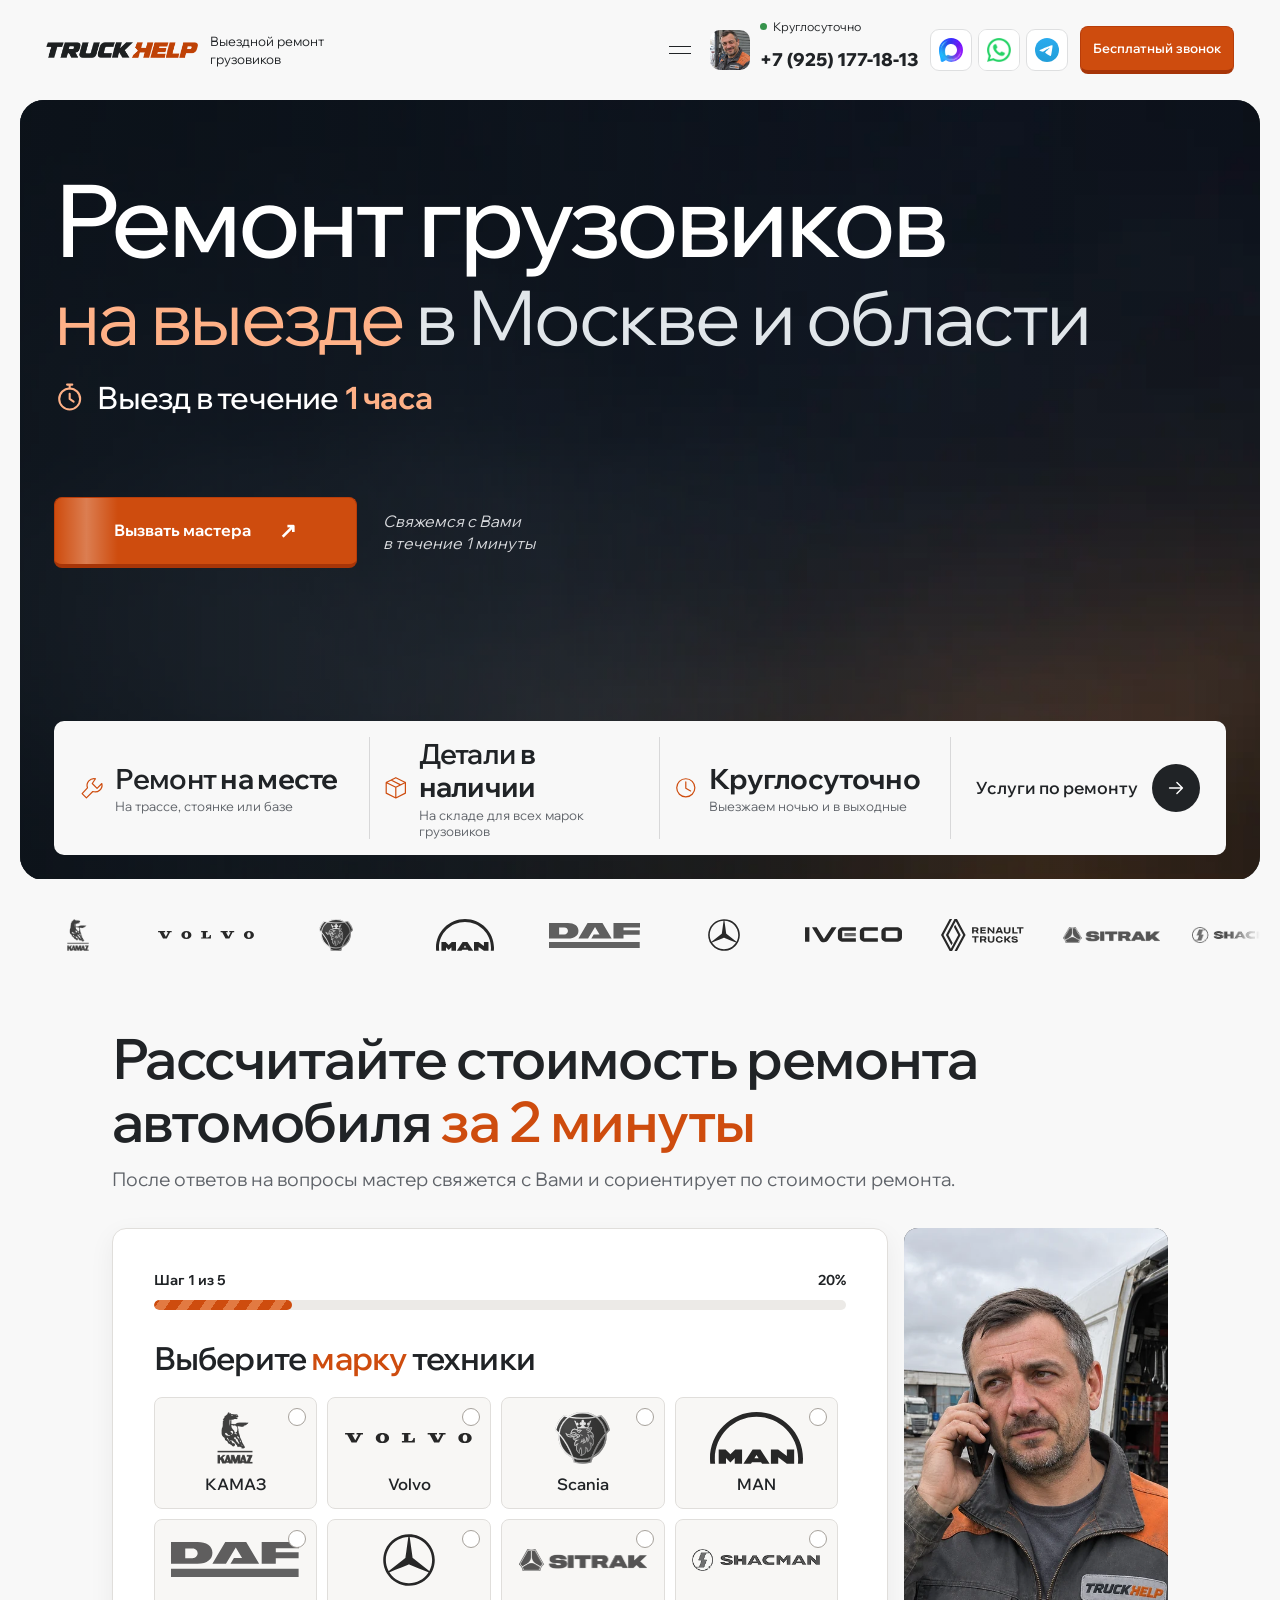
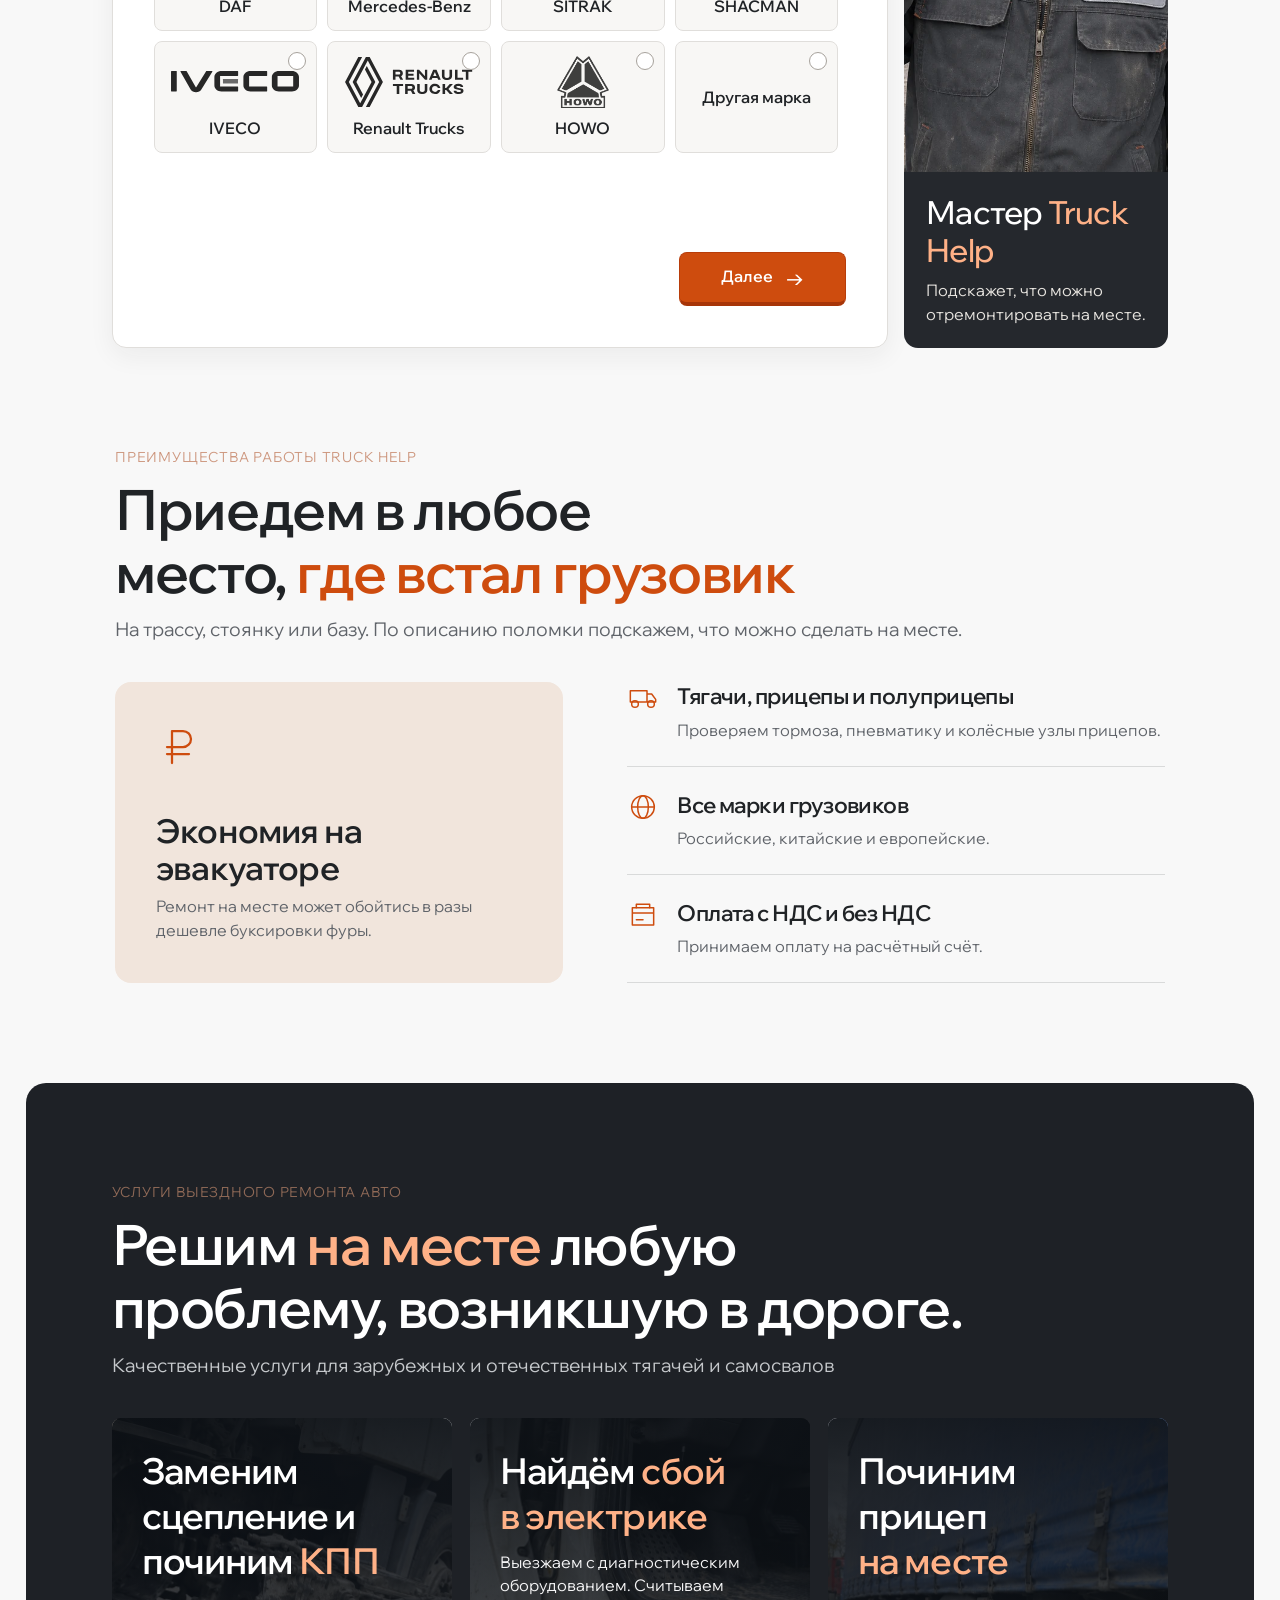
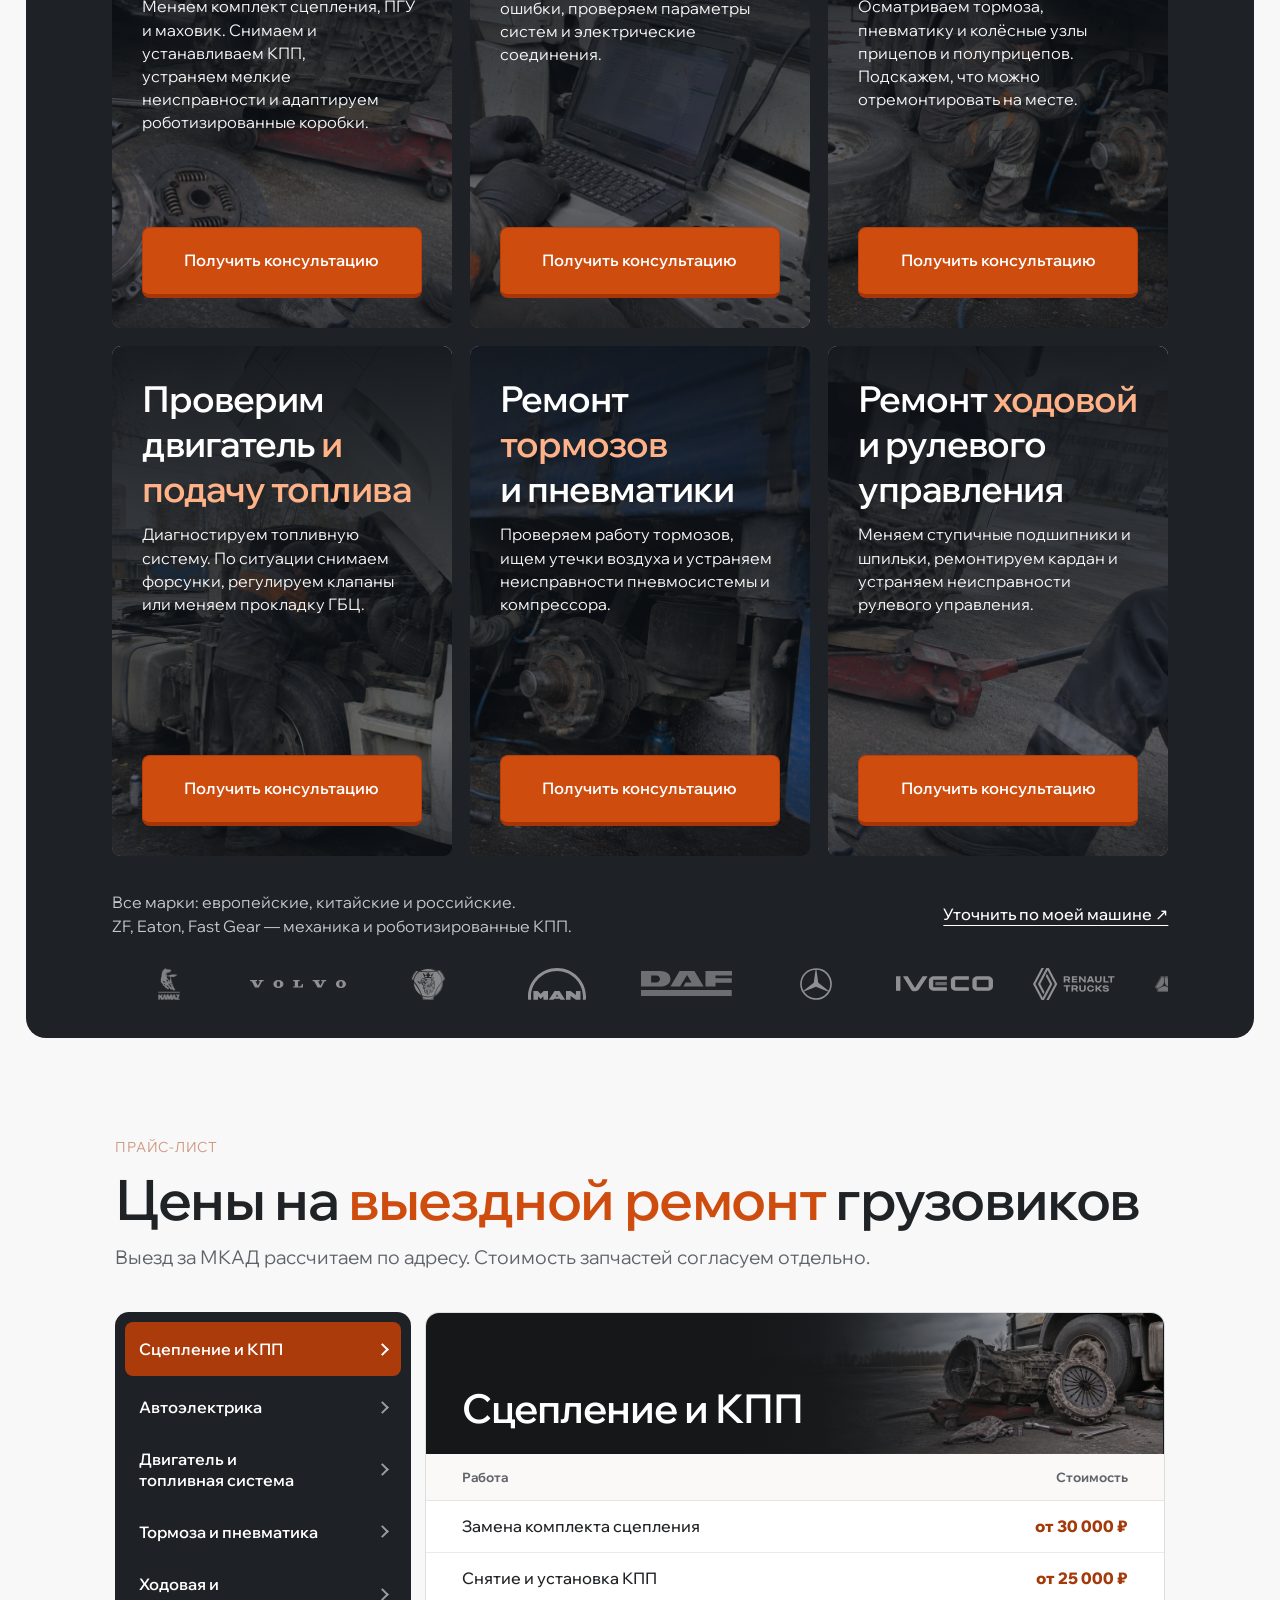
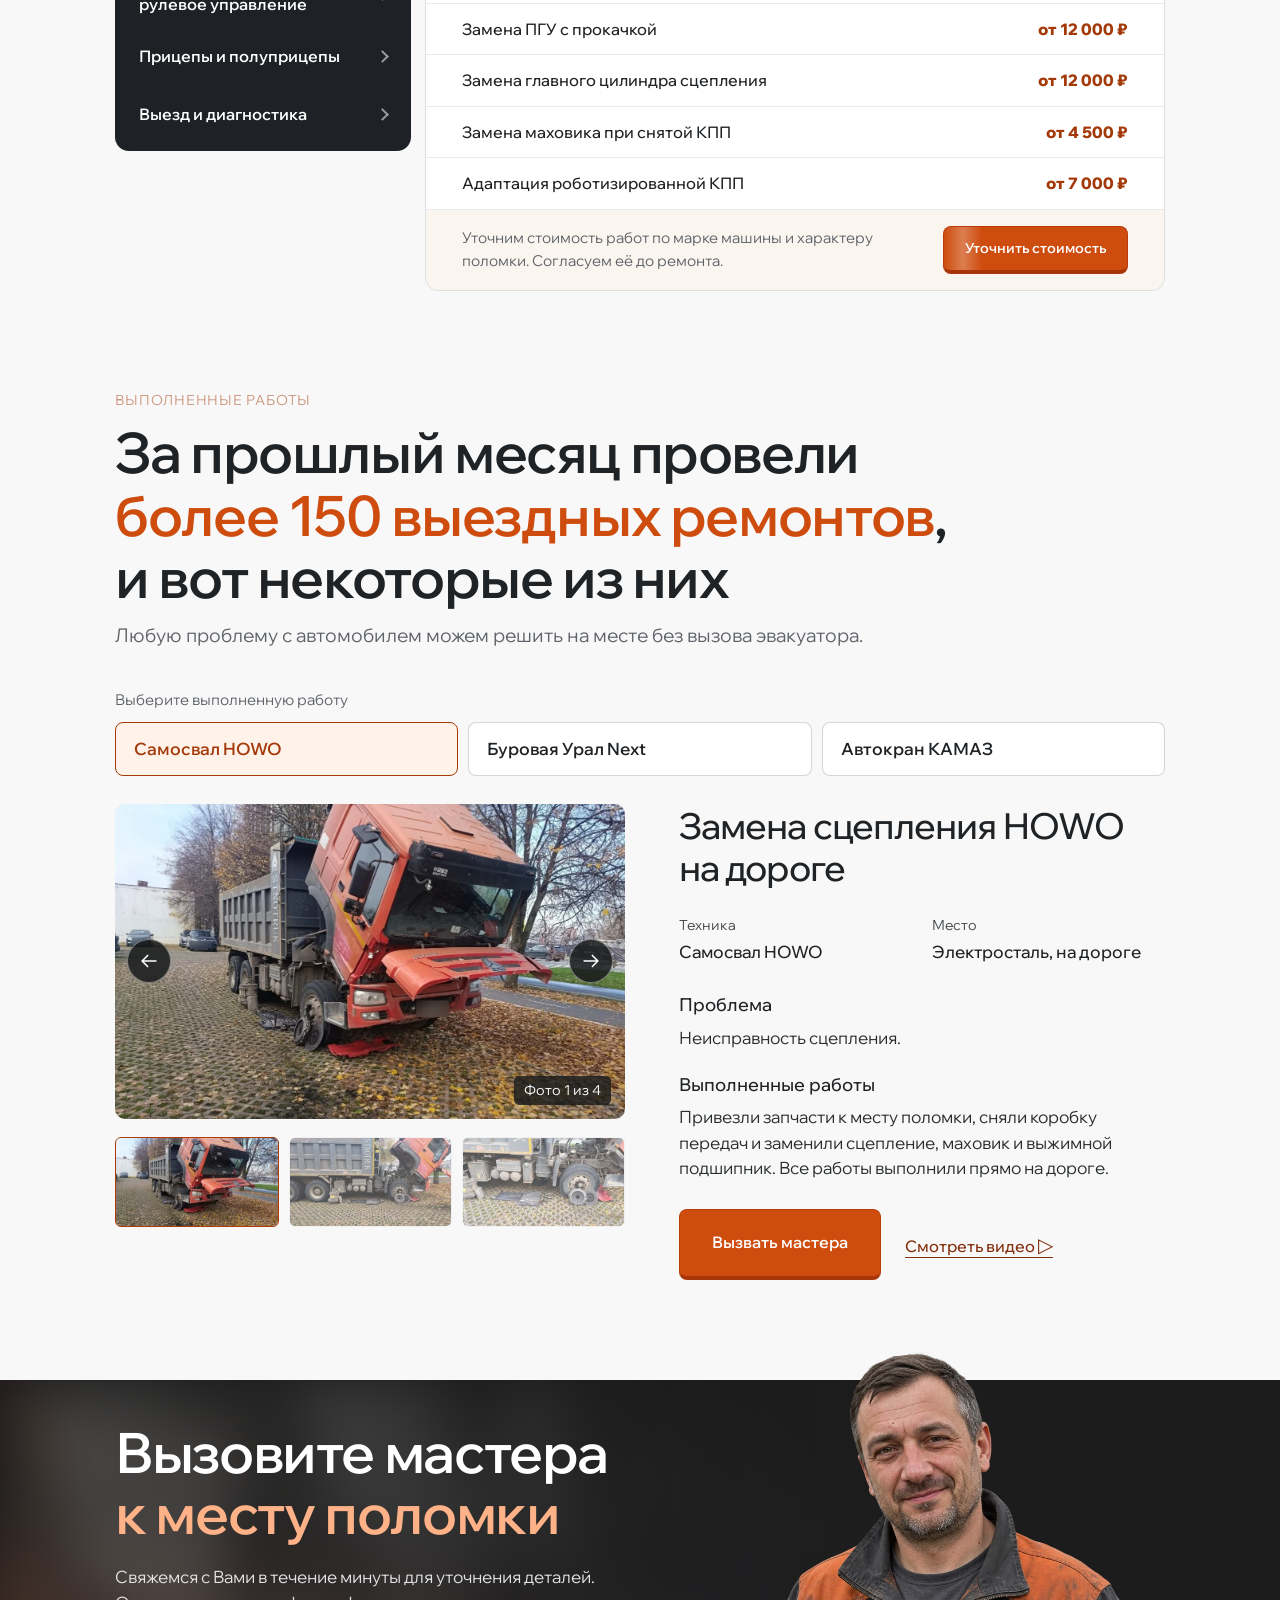
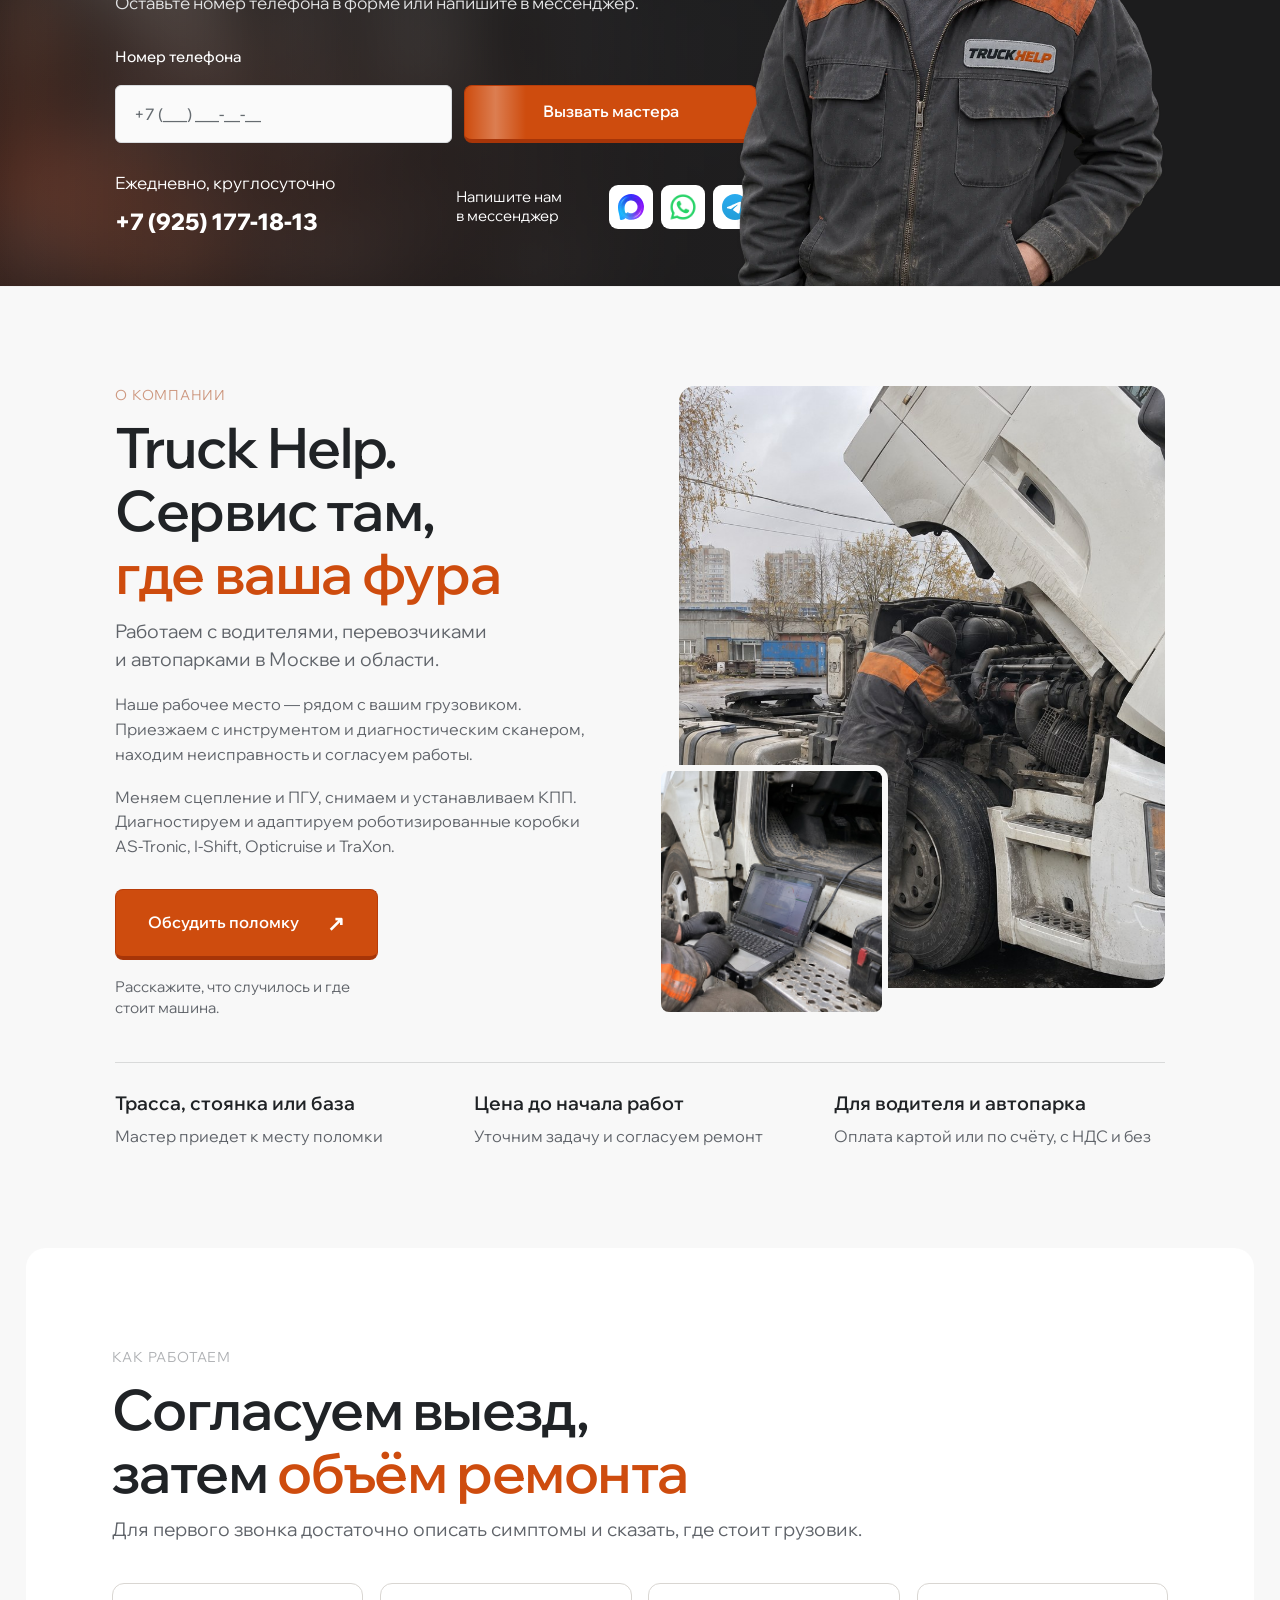
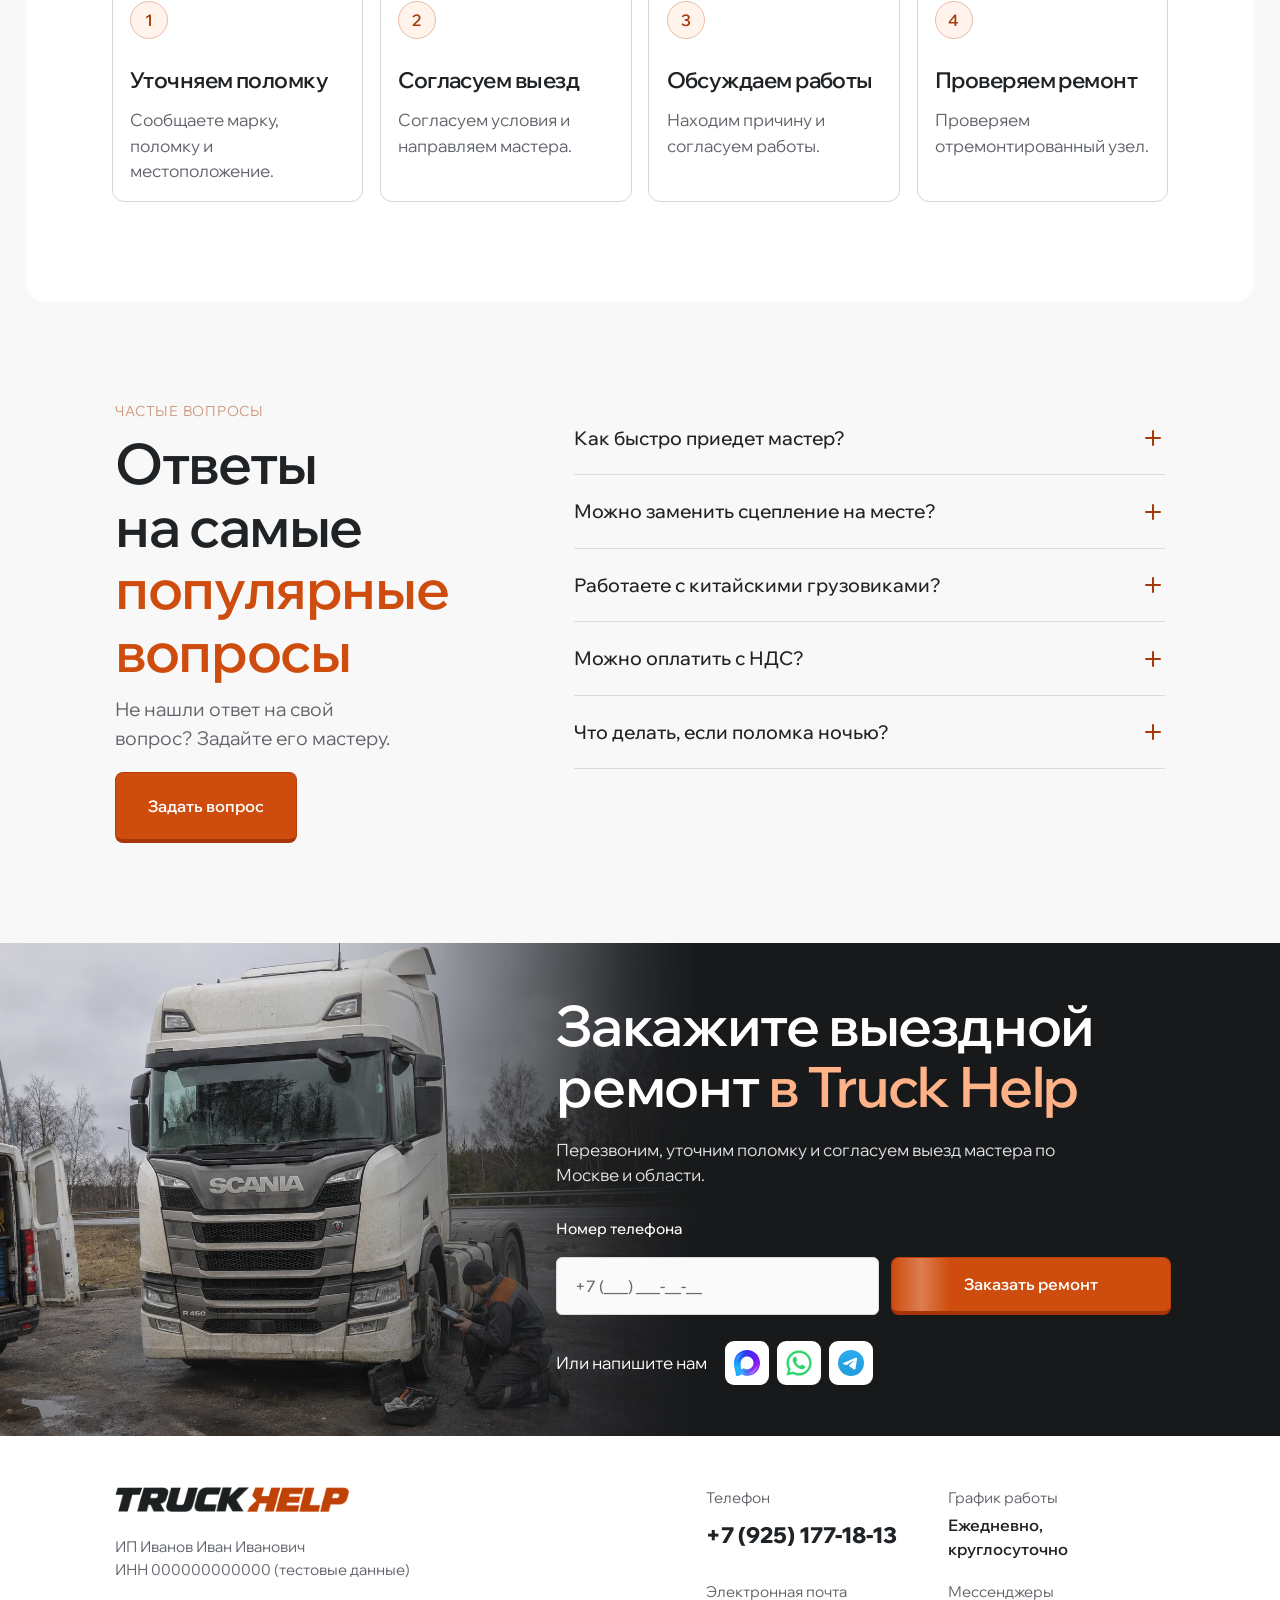
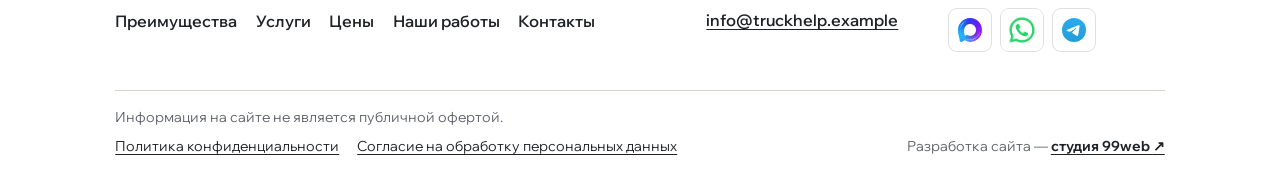
<file: index.html>
<!doctype html>
<html lang="ru"><head><meta charset="utf-8"><meta name="viewport" content="width=device-width,initial-scale=1"><link rel="icon" type="image/png" sizes="32x32" href="assets/favicon.png?v=1"><link rel="icon" type="image/png" sizes="256x256" href="assets/favicon-256.png?v=1"><meta name="robots" content="noindex,nofollow"><title>Truck Help — ремонт грузовиков на выезде</title><meta name="description" content="Выездной ремонт грузовиков, прицепов и полуприцепов в Москве и Московской области. Выезд в течение 1 часа. Круглосуточно."><link rel="stylesheet" href="assets/wix.css"><link rel="stylesheet" href="v2.css?v=consultation-container"><link rel="stylesheet" href="motion.css?v=sticky-header"><link rel="stylesheet" href="quiz.css?v=selected-glint"><link rel="stylesheet" href="brands.css?v=service-edges"><link rel="preload" as="image" href="assets/mobile-hero-truck.webp" media="(max-width: 760px)"><link rel="stylesheet" href="mobile-hero.css?v=closing-truck"><script src="app.js?v=client-portfolio-local" defer></script><script src="quiz.js?v=interface-motion" defer></script></head>
<body id="top">
<div class="intro" aria-hidden="true">
  <div class="intro-logo">
    <div class="intro-logo-pieces">
      <span class="intro-logo-piece" style="--piece:0;--left-top:0%;--left-bottom:0%;--right-top:11.806%;--right-bottom:9.028%"></span>
      <span class="intro-logo-piece" style="--piece:1;--left-top:11.806%;--left-bottom:9.028%;--right-top:23.264%;--right-bottom:21.528%"></span>
      <span class="intro-logo-piece" style="--piece:2;--left-top:23.264%;--left-bottom:21.528%;--right-top:36.111%;--right-bottom:32.986%"></span>
      <span class="intro-logo-piece" style="--piece:3;--left-top:36.111%;--left-bottom:32.986%;--right-top:45.313%;--right-bottom:42.882%"></span>
      <span class="intro-logo-piece" style="--piece:4;--left-top:45.313%;--left-bottom:42.882%;--right-top:58.16%;--right-bottom:55.729%"></span>
      <span class="intro-logo-piece" style="--piece:5;--left-top:58.16%;--left-bottom:55.729%;--right-top:71.007%;--right-bottom:68.403%"></span>
      <span class="intro-logo-piece" style="--piece:6;--left-top:71.007%;--left-bottom:68.403%;--right-top:80.816%;--right-bottom:78.385%"></span>
      <span class="intro-logo-piece" style="--piece:7;--left-top:80.816%;--left-bottom:78.385%;--right-top:89.583%;--right-bottom:87.5%"></span>
      <span class="intro-logo-piece" style="--piece:8;--left-top:89.583%;--left-bottom:87.5%;--right-top:100%;--right-bottom:100%"></span>
    </div>
    <img class="intro-logo-resolved" src="assets/truck-help-logo.png" width="576" height="62" alt="">
  </div>
</div>
<a class="skip" href="#main">Перейти к содержимому</a>
<div class="header-shell">
<header class="header">
  <a class="logo" href="#top" aria-label="Truck Help, главная"><img src="assets/truck-help-logo.png" width="576" height="62" alt="Truck Help" decoding="async"></a>
  <span class="descriptor">Выездной ремонт<br>грузовиков</span>
  <button class="menu-toggle" aria-label="Открыть меню" aria-expanded="false" aria-controls="header-menu"><span></span><span></span></button>
  <nav id="header-menu" aria-label="Меню">
    <a href="#services">Услуги</a>
    <a href="#price-list">Цены</a>
    <a href="#works">Наши работы</a>
    <a href="#site-footer">Контакты</a>
  </nav>
  <div class="header-contact">
    <img class="header-portrait" src="assets/master-header.webp" alt="" width="52" height="52" decoding="async">
    <div class="header-contact-details">
      <span class="header-hours">Круглосуточно</span>
      <a class="header-phone" href="tel:+79251771813">+7 (925) 177-18-13</a>
    </div>
  </div>
  <div class="messenger-links header-messengers" role="group" aria-label="Мессенджеры Truck Help">
    <a class="messenger-icon messenger-icon--max" aria-label="MAX" title="MAX" href="https://max.ru/u/f9LHodD0cOKMkNcBrtfePW0wEyXJw6MM_f_6utYQ_2radIfrehnCGHZJnBM" target="_blank" rel="noopener noreferrer"><img src="assets/messengers/max.svg" alt="" width="24" height="24"></a>
    <a class="messenger-icon messenger-icon--whatsapp" aria-label="WhatsApp" title="WhatsApp" href="https://wa.me/79251771813" target="_blank" rel="noopener noreferrer"><img src="assets/messengers/whatsapp.png" alt="" width="24" height="24"></a>
    <a class="messenger-icon messenger-icon--telegram" aria-label="Telegram" title="Telegram" href="https://t.me/+79251771813" target="_blank" rel="noopener noreferrer"><img src="assets/messengers/telegram.svg" alt="" width="24" height="24"></a>
  </div>
  <button class="button small header-callback" type="button" data-lead="Бесплатный звонок">Бесплатный звонок</button>
</header>
</div>
<main id="main">
<div class="hero-track">
  <section class="hero" aria-labelledby="hero-title">
    <div class="hero-bg">
      <picture>
        <source media="(max-width: 760px)" srcset="assets/mobile-hero-backdrop.webp">
        <img src="assets/hero-roadside-volvo-private.webp" alt="" fetchpriority="high">
      </picture>
    </div>
    <div class="hero-top">
      <div>
        <h1 id="hero-title">
          <span class="hero-line"><span>Ремонт грузовиков</span></span>
          <span class="hero-line"><span><em>на выезде</em><wbr> в Москве и области</span></span>
        </h1>
        <p class="hero-eta"><span>
          <svg viewBox="0 0 24 24" aria-hidden="true"><circle cx="12" cy="13" r="8"/><path d="M12 9v4l3 2M10 2h4m-2 0v3"/></svg>
          <span>Выезд в течение <strong>1&nbsp;часа</strong></span>
        </span></p>
        <div class="hero-actions">
          <button class="button button--glint" type="button" data-lead="Вызвать мастера">Вызвать мастера <span aria-hidden="true">↗</span></button>
          <p class="hero-callback-note">Свяжемся с Вами<br> в течение 1&nbsp;минуты</p>
        </div>
      </div>
    </div>
    <div class="mobile-hero-truck" aria-hidden="true">
      <div class="mobile-hero-rig">
        <span class="mobile-hero-wheel mobile-hero-wheel--front"></span>
        <span class="mobile-hero-wheel mobile-hero-wheel--rear"></span>
      </div>
    </div>
    <div class="hero-bottom">
      <ul class="hero-benefits" role="list">
        <li>
          <svg viewBox="0 0 48 48" aria-hidden="true"><path d="M29 7a13 13 0 0 0-15 17L4 35l8 8 12-12A13 13 0 0 0 41 16l-9 9-9-9 6-9Z"/></svg>
          <div><h2>Ремонт <strong>на месте</strong></h2><p><span class="hero-benefit-wide">На трассе, стоянке или базе</span><span class="hero-benefit-short">На трассе или базе</span></p></div>
        </li>
        <li>
          <svg viewBox="0 0 48 48" aria-hidden="true"><path d="m24 5 18 9v20l-18 9-18-9V14l18-9ZM6 14l18 9 18-9M24 23v20M15 9.5l18 9"/></svg>
          <div><h2>Детали <strong>в наличии</strong></h2><p><span class="hero-benefit-wide">На складе для всех марок грузовиков</span><span class="hero-benefit-short">Для всех марок</span></p></div>
        </li>
        <li>
          <svg viewBox="0 0 48 48" aria-hidden="true"><circle cx="24" cy="24" r="17"/><path d="M24 13v12l9 5"/></svg>
          <div><h2><strong class="hero-benefit-wide">Круглосуточно</strong><span class="hero-benefit-short">Выезд <strong>24/7</strong></span></h2><p><span class="hero-benefit-wide">Выезжаем ночью и в выходные</span><span class="hero-benefit-short">Даже ночью и в выходные</span></p></div>
        </li>
      </ul>
      <a href="#services"><span>Услуги по ремонту</span><span class="round-arrow" aria-hidden="true"><svg viewBox="0 0 24 24"><path d="M5 12h14m-6-6 6 6-6 6"/></svg></span></a>
    </div>
    <div class="hero-dimmer" aria-hidden="true"></div>
  </section>
</div>
<div class="hero-followup">
<section id="truck-brands" class="brand-strip" aria-label="Марки грузовиков, которые мы ремонтируем">
  <div class="brand-viewport" tabindex="0">
    <div class="brand-track">
      <ul class="brand-list" role="list">
        <li><img class="brand-logo" src="assets/brands/kamaz-mono.png" alt="КАМАЗ" width="128" height="44"></li>
        <li><img class="brand-logo brand-logo--word" src="assets/brands/volvo.svg" alt="Volvo" width="128" height="44"></li>
        <li><img class="brand-logo" src="assets/brands/scania.svg" alt="Scania" width="128" height="44"></li>
        <li><img class="brand-logo" src="assets/brands/man.svg" alt="MAN" width="128" height="44"></li>
        <li><img class="brand-logo brand-logo--word" src="assets/brands/daf.svg" alt="DAF" width="128" height="44"></li>
        <li><img class="brand-logo" src="assets/brands/mercedes-star.svg" alt="Mercedes-Benz" width="128" height="44"></li>
        <li><img class="brand-logo brand-logo--word" src="assets/brands/iveco.svg" alt="IVECO" width="128" height="44"></li>
        <li><img class="brand-logo brand-logo--light" src="assets/brands/renault.svg" alt="Renault Trucks" width="128" height="44"></li>
        <li><img class="brand-logo brand-logo--word" src="assets/brands/sitrak.webp" alt="SITRAK" width="128" height="44"></li>
        <li><img class="brand-logo brand-logo--word" src="assets/brands/shacman.png" alt="SHACMAN" width="128" height="44"></li>
        <li><img class="brand-logo" src="assets/brands/howo-mono.png" alt="HOWO" width="128" height="44"></li>
        <li><img class="brand-logo" src="assets/brands/faw-mono.png" alt="FAW" width="128" height="44"></li>
        <li><img class="brand-logo brand-logo--light" src="assets/brands/foton.svg" alt="Foton" width="128" height="44"></li>
        <li><img class="brand-logo" src="assets/brands/maz.png" alt="МАЗ" width="128" height="44"></li>
        <li><img class="brand-logo" src="assets/brands/gaz.png" alt="ГАЗ" width="128" height="44"></li>
        <li><img class="brand-logo brand-logo--word" src="assets/brands/ural.svg" alt="Урал" width="128" height="44"></li>
      </ul>
    </div>
  </div>
</section>
<section id="price" class="quiz-section section shell" aria-labelledby="quiz-title">
  <div class="content">
    <header class="section-heading quiz-heading">
      <h2 id="quiz-title">Рассчитайте стоимость ремонта автомобиля <em>за&nbsp;2&nbsp;минуты</em></h2>
      <p class="section-subtitle">После ответов на вопросы мастер свяжется с Вами и сориентирует по стоимости ремонта.</p>
    </header>
    <div class="quiz-layout">
      <form class="quiz-form" data-quiz method="post" novalidate>
        <div class="quiz-progress" aria-label="Ход расчёта">
          <div class="quiz-progress-copy"><span data-quiz-count>Шаг 1 из 5</span><span data-quiz-percent aria-hidden="true">20%</span></div>
          <progress value="1" max="5" aria-label="Текущий шаг расчёта"></progress>
        </div>

        <div class="quiz-step-content">
          <fieldset data-quiz-step aria-labelledby="quiz-brand-title">
            <h3 id="quiz-brand-title" tabindex="-1">Выберите <em>марку</em> техники</h3>
            <div class="quiz-choices quiz-brands">
              <label class="quiz-choice"><input type="radio" name="brand" value="КАМАЗ"><span class="quiz-choice-card"><img class="quiz-brand-logo brand-logo" src="assets/brands/kamaz-mono.png" alt="" width="128" height="52" loading="lazy"><span>КАМАЗ</span></span></label>
              <label class="quiz-choice"><input type="radio" name="brand" value="Volvo"><span class="quiz-choice-card"><img class="quiz-brand-logo brand-logo" src="assets/brands/volvo.svg" alt="" width="128" height="52" loading="lazy"><span>Volvo</span></span></label>
              <label class="quiz-choice"><input type="radio" name="brand" value="Scania"><span class="quiz-choice-card"><img class="quiz-brand-logo brand-logo" src="assets/brands/scania.svg" alt="" width="128" height="52" loading="lazy"><span>Scania</span></span></label>
              <label class="quiz-choice"><input type="radio" name="brand" value="MAN"><span class="quiz-choice-card"><img class="quiz-brand-logo brand-logo" src="assets/brands/man.svg" alt="" width="128" height="52" loading="lazy"><span>MAN</span></span></label>
              <label class="quiz-choice"><input type="radio" name="brand" value="DAF"><span class="quiz-choice-card"><img class="quiz-brand-logo brand-logo" src="assets/brands/daf.svg" alt="" width="128" height="52" loading="lazy"><span>DAF</span></span></label>
              <label class="quiz-choice"><input type="radio" name="brand" value="Mercedes-Benz"><span class="quiz-choice-card"><img class="quiz-brand-logo brand-logo" src="assets/brands/mercedes-star.svg" alt="" width="128" height="52" loading="lazy"><span>Mercedes-Benz</span></span></label>
              <label class="quiz-choice"><input type="radio" name="brand" value="SITRAK"><span class="quiz-choice-card"><img class="quiz-brand-logo brand-logo" src="assets/brands/sitrak.webp" alt="" width="128" height="52" loading="lazy"><span>SITRAK</span></span></label>
              <label class="quiz-choice"><input type="radio" name="brand" value="SHACMAN"><span class="quiz-choice-card"><img class="quiz-brand-logo brand-logo" src="assets/brands/shacman.png" alt="" width="128" height="52" loading="lazy"><span>SHACMAN</span></span></label>
              <label class="quiz-choice"><input type="radio" name="brand" value="IVECO"><span class="quiz-choice-card"><img class="quiz-brand-logo brand-logo" src="assets/brands/iveco.svg" alt="" width="128" height="52" loading="lazy"><span>IVECO</span></span></label>
              <label class="quiz-choice"><input type="radio" name="brand" value="Renault Trucks"><span class="quiz-choice-card"><img class="quiz-brand-logo brand-logo brand-logo--light" src="assets/brands/renault.svg" alt="" width="128" height="52" loading="lazy"><span>Renault Trucks</span></span></label>
              <label class="quiz-choice"><input type="radio" name="brand" value="HOWO"><span class="quiz-choice-card"><img class="quiz-brand-logo brand-logo" src="assets/brands/howo-mono.png" alt="" width="128" height="52" loading="lazy"><span>HOWO</span></span></label>
              <label class="quiz-choice"><input type="radio" name="brand" value="other"><span class="quiz-choice-card">Другая марка</span></label>
            </div>
            <label class="quiz-field" data-quiz-other hidden>
              Марка грузовика или прицепа
              <input name="otherBrand" type="text" placeholder="Например, FAW или Schmitz" maxlength="80" disabled>
            </label>
          </fieldset>

          <fieldset data-quiz-step aria-labelledby="quiz-model-title" hidden>
            <h3 id="quiz-model-title" tabindex="-1">Укажите <em>модель</em></h3>
            <label class="quiz-field">
              Модель
              <input name="model" type="text" placeholder="Например, Volvo FH 460" maxlength="100" required>
            </label>
          </fieldset>

          <fieldset data-quiz-step aria-labelledby="quiz-problem-title" hidden>
            <h3 id="quiz-problem-title" tabindex="-1">Что <em>сломалось</em>?</h3>
            <div class="quiz-choices quiz-problems">
              <label class="quiz-choice">
                <input type="radio" name="problem" value="Сцепление или КПП">
                <span class="quiz-choice-card"><img src="assets/clutch.jpg" alt="" width="180" height="96" loading="lazy"><span>Сцепление или КПП</span></span>
              </label>
              <label class="quiz-choice">
                <input type="radio" name="problem" value="Электрика или запуск">
                <span class="quiz-choice-card"><img src="assets/diagnostics.jpg" alt="" width="180" height="96" loading="lazy"><span>Электрика или запуск</span></span>
              </label>
              <label class="quiz-choice">
                <input type="radio" name="problem" value="Тормоза или пневматика">
                <span class="quiz-choice-card"><img src="assets/trailer.jpg" alt="" width="180" height="96" loading="lazy"><span>Тормоза или пневматика</span></span>
              </label>
              <label class="quiz-choice"><input type="radio" name="problem" value="Двигатель или топливная система"><span class="quiz-choice-card"><img src="assets/quiz-engine.jpg" alt="" width="180" height="96" loading="lazy"><span>Двигатель или топливо</span></span></label>
              <label class="quiz-choice"><input type="radio" name="problem" value="Ходовая, рулевое или прицеп"><span class="quiz-choice-card"><img src="assets/quiz-chassis.jpg" alt="" width="180" height="96" loading="lazy"><span>Ходовая, рулевое или прицеп</span></span></label>
              <label class="quiz-choice"><input type="radio" name="problem" value="Другая проблема или не знаю"><span class="quiz-choice-card"><img src="assets/quiz-inspection.jpg" alt="" width="180" height="96" loading="lazy"><span>Другая или не знаю</span></span></label>
            </div>
          </fieldset>

          <fieldset data-quiz-step aria-labelledby="quiz-location-title" hidden>
            <h3 id="quiz-location-title" tabindex="-1">Где <em>нужен мастер</em>?</h3>
            <label class="quiz-field">
              Адрес или ориентир
              <input name="location" type="text" placeholder="Например, М-4, 72-й км, у АЗС" maxlength="180" required>
            </label>
          </fieldset>

          <fieldset data-quiz-step aria-labelledby="quiz-contacts-title" hidden>
            <h3 id="quiz-contacts-title" tabindex="-1">Куда перезвонить <em>с расчётом</em>?</h3>
            <div class="quiz-contacts">
              <label class="quiz-field">
                Ваше имя
                <input name="name" type="text" autocomplete="given-name" placeholder="Как к вам обращаться" maxlength="80" required>
              </label>
              <label class="quiz-field">
                Номер телефона
                <input name="phone" type="tel" autocomplete="tel" placeholder="+7 (___) ___-__-__" maxlength="30" required>
              </label>
            </div>
          </fieldset>

          <p class="quiz-error" id="quiz-error" role="alert" hidden></p>
          <p class="quiz-result" data-quiz-result role="status" hidden></p>
        </div>
        <div class="quiz-controls">
          <button class="quiz-back" type="button" data-quiz-back hidden><span aria-hidden="true">←</span> Назад</button>
          <button class="button quiz-next" type="submit" disabled><span data-quiz-next>Далее</span><span class="quiz-next-arrow" aria-hidden="true">→</span></button>
        </div>
        <noscript><p>Включите JavaScript, чтобы пройти расчёт.</p></noscript>
      </form>

      <aside class="quiz-advisor" aria-label="Помощь с расчётом">
        <img src="assets/master-quiz.webp" alt="" width="600" height="900" loading="lazy">
        <div class="quiz-advisor-copy">
          <h3>Мастер <em>Truck Help</em></h3>
          <p>Подскажет, что можно отремонтировать на месте.</p>
        </div>
      </aside>
    </div>
  </div>
</section>
</div>
<section id="advantages" class="section content" aria-labelledby="advantages-title">
  <header class="section-heading">
    <p class="section-kicker">Преимущества работы Truck Help</p>
    <h2 id="advantages-title">Приедем в&nbsp;любое место, <em>где&nbsp;встал&nbsp;грузовик</em></h2>
    <p class="section-subtitle">На трассу, стоянку или базу. По описанию поломки подскажем, что можно сделать на месте.</p>
  </header>
  <ul class="coverage-list" role="list">
    <li>
      <svg viewBox="0 0 48 48" aria-hidden="true"><path d="M5 30V13h25v17H5Zm25-12h7l6 8v4H30"/><circle cx="12" cy="33" r="5"/><circle cx="36" cy="33" r="5"/></svg>
      <div>
        <h3>Тягачи, прицепы и полуприцепы</h3>
        <p>Проверяем тормоза, пневматику и колёсные узлы прицепов.</p>
      </div>
    </li>
    <li>
      <svg viewBox="0 0 48 48" aria-hidden="true"><circle cx="24" cy="24" r="17"/><ellipse cx="24" cy="24" rx="8" ry="17"/><path d="M7 24h34"/></svg>
      <div>
        <h3>Все марки грузовиков</h3>
        <p>Российские, китайские и европейские.</p>
      </div>
    </li>
    <li>
      <svg viewBox="0 0 48 48" aria-hidden="true"><path d="M8 13h32v26H8zM8 21h32M14 31h10"/><path d="M14 13V8h20v5"/></svg>
      <div>
        <h3>Оплата с&nbsp;НДС и без&nbsp;НДС</h3>
        <p>Принимаем оплату на расчётный счёт.</p>
      </div>
    </li>
    <li class="coverage-saving">
      <svg viewBox="0 0 48 48" aria-hidden="true"><path d="M16 40V8h11a8 8 0 0 1 0 16H11m0 7h22"/></svg>
      <div>
        <h3>Экономия на эвакуаторе</h3>
        <p>Ремонт на месте может обойтись в разы дешевле буксировки фуры.</p>
      </div>
    </li>
  </ul>
</section>
<section id="services" class="services shell" aria-labelledby="services-title"><div class="content section">
<header class="section-heading">
  <p class="section-kicker">Услуги выездного ремонта авто</p>
  <h2 id="services-title">Решим <em>на месте</em> любую проблему, возникшую&nbsp;в&nbsp;дороге.</h2>
  <p class="section-subtitle">Качественные услуги для зарубежных и отечественных тягачей и самосвалов</p>
</header>
<div class="service-grid">
<article class="service-card">
  <img src="assets/clutch.jpg" alt="Сцепление и КПП грузового автомобиля" loading="lazy">
  <div class="service-card-copy">
    <h3>Заменим сцепление и починим <em>КПП</em></h3>
    <p>Меняем комплект сцепления, ПГУ и маховик. Снимаем и устанавливаем КПП, устраняем мелкие неисправности и адаптируем роботизированные коробки.</p>
  </div>
  <button class="button" type="button" data-lead="Замена сцепления и ремонт КПП" data-estimate="работ по сцеплению" data-price-category="price-clutch">Получить консультацию</button>
</article>
<article class="service-card">
  <img src="assets/diagnostics.jpg" alt="Выездная диагностика грузовика" loading="lazy">
  <div class="service-card-copy">
    <h3>Найдём <em>сбой в электрике</em></h3>
    <p>Выезжаем с диагностическим оборудованием. Считываем ошибки, проверяем параметры систем и электрические соединения.</p>
  </div>
  <button class="button" type="button" data-lead="Автоэлектрика и диагностика" data-estimate="работ по электрике" data-price-category="price-electrical">Получить консультацию</button>
</article>
<article class="service-card">
  <img src="assets/trailer.jpg" alt="Ремонт оси полуприцепа" loading="lazy">
  <div class="service-card-copy">
    <h3>Починим прицеп <em>на месте</em></h3>
    <p>Осматриваем тормоза, пневматику и колёсные узлы прицепов и полуприцепов. Подскажем, что можно отремонтировать на месте.</p>
  </div>
  <button class="button" type="button" data-lead="Ремонт прицепа или полуприцепа" data-estimate="ремонта прицепа" data-price-category="price-trailers">Получить консультацию</button>
</article>
<article class="service-card">
  <img src="assets/hero.jpg" alt="Механик у двигателя грузовика" loading="lazy">
  <div class="service-card-copy">
    <h3>Проверим двигатель <em>и подачу топлива</em></h3>
    <p>Диагностируем топливную систему. По ситуации снимаем форсунки, регулируем клапаны или меняем прокладку ГБЦ.</p>
  </div>
  <button class="button" type="button" data-lead="Двигатель и топливная система" data-estimate="работ по двигателю и топливной системе" data-price-category="price-engine">Получить консультацию</button>
</article>
<article class="service-card">
  <img src="assets/trailer.jpg" alt="Работа с тормозами полуприцепа" loading="lazy" class="crop-right">
  <div class="service-card-copy">
    <h3>Ремонт <em>тормозов</em> и пневматики</h3>
    <p>Проверяем работу тормозов, ищем утечки воздуха и устраняем неисправности пневмосистемы и компрессора.</p>
  </div>
  <button class="button" type="button" data-lead="Пневматика и тормоза" data-estimate="ремонта тормозов и пневматики" data-price-category="price-brakes">Получить консультацию</button>
</article>
<article class="service-card">
  <img src="assets/clutch.jpg" alt="Агрегатный ремонт на месте" loading="lazy" class="crop-right">
  <div class="service-card-copy">
    <h3>Ремонт <em>ходовой</em> и рулевого управления</h3>
    <p>Меняем ступичные подшипники и шпильки, ремонтируем кардан и устраняем неисправности рулевого управления.</p>
  </div>
  <button class="button" type="button" data-lead="Ходовая и рулевое управление" data-estimate="работ по ходовой и рулевому управлению" data-price-category="price-chassis">Получить консультацию</button>
</article>
</div>
<div class="service-bottom"><p>Все марки: европейские, китайские и российские.<br>ZF, Eaton, Fast Gear — механика и роботизированные КПП.</p><button class="text-link" data-lead="Уточнить ремонт моей машины">Уточнить по моей машине ↗</button></div>
<div class="brand-strip brand-strip--services" aria-hidden="true" hidden></div>
</div></section>
<section id="price-list" class="section content price-list" aria-labelledby="price-list-title">
  <header class="section-heading">
    <p class="section-kicker">Прайс-лист</p>
    <h2 id="price-list-title">Цены на <em>выездной ремонт</em> грузовиков</h2>
    <p class="section-subtitle">Выезд за МКАД рассчитаем по адресу. Стоимость запчастей согласуем отдельно.</p>
  </header>
  <div class="price-layout">
    <div class="price-picker" hidden>
      <div class="price-menu" role="tablist" aria-label="Категории прайс-листа" aria-orientation="vertical"></div>
    </div>
    <button class="price-category-trigger" type="button" aria-haspopup="dialog" aria-controls="price-category-dialog" aria-expanded="false">
      <span>Выбрать вид работ</span>
      <span class="price-category-chevron" aria-hidden="true"></span>
    </button>
    <div class="price-content">
      <div class="price-groups">
        <section id="price-clutch" class="price-panel" aria-labelledby="price-clutch-title"
          style="--price-photo: url('assets/price-clutch.webp')">
          <h3 id="price-clutch-title" class="price-panel-title">Сцепление и КПП</h3>
          <table class="price-table" aria-labelledby="price-clutch-title">
            <thead><tr><th scope="col">Работа</th><th scope="col">Стоимость</th></tr></thead>
            <tbody>
              <tr><th scope="row">Замена комплекта сцепления</th><td>от&nbsp;30&nbsp;000&nbsp;₽</td></tr>
              <tr><th scope="row">Снятие и установка КПП</th><td>от&nbsp;25&nbsp;000&nbsp;₽</td></tr>
              <tr><th scope="row">Замена ПГУ с прокачкой</th><td>от&nbsp;12&nbsp;000&nbsp;₽</td></tr>
              <tr><th scope="row">Замена главного цилиндра сцепления</th><td>от&nbsp;12&nbsp;000&nbsp;₽</td></tr>
              <tr><th scope="row">Замена маховика при снятой КПП</th><td>от&nbsp;4&nbsp;500&nbsp;₽</td></tr>
              <tr><th scope="row">Адаптация роботизированной КПП</th><td>от&nbsp;7&nbsp;000&nbsp;₽</td></tr>
            </tbody>
          </table>
        </section>
        <section id="price-electrical" class="price-panel" aria-labelledby="price-electrical-title"
          style="--price-photo: url('assets/price-electrical.webp')">
          <h3 id="price-electrical-title" class="price-panel-title">Автоэлектрика</h3>
          <table class="price-table" aria-labelledby="price-electrical-title">
            <thead><tr><th scope="col">Работа</th><th scope="col">Стоимость</th></tr></thead>
            <tbody>
              <tr><th scope="row">Ремонт электропроводки</th><td>от&nbsp;6&nbsp;000&nbsp;₽</td></tr>
              <tr><th scope="row">Ремонт CAN-шины</th><td>от&nbsp;15&nbsp;000&nbsp;₽</td></tr>
              <tr><th scope="row">Запуск двигателя от бустера</th><td>от&nbsp;3&nbsp;500&nbsp;₽</td></tr>
              <tr><th scope="row">Замена стартера</th><td>от&nbsp;5&nbsp;000&nbsp;₽</td></tr>
              <tr><th scope="row">Замена генератора</th><td>от&nbsp;6&nbsp;500&nbsp;₽</td></tr>
            </tbody>
          </table>
        </section>
        <section id="price-engine" class="price-panel" aria-labelledby="price-engine-title"
          style="--price-photo: url('assets/price-engine.webp')">
          <h3 id="price-engine-title" class="price-panel-title">Двигатель и топливная система</h3>
          <table class="price-table" aria-labelledby="price-engine-title">
            <thead><tr><th scope="col">Работа</th><th scope="col">Стоимость</th></tr></thead>
            <tbody>
              <tr><th scope="row">Диагностика топливной системы</th><td>от&nbsp;7&nbsp;000&nbsp;₽</td></tr>
              <tr><th scope="row">Прокачка топливной системы</th><td>от&nbsp;4&nbsp;000&nbsp;₽</td></tr>
              <tr><th scope="row">Снятие и установка одной форсунки</th><td>от&nbsp;4&nbsp;500&nbsp;₽</td></tr>
              <tr><th scope="row">Регулировка клапанов</th><td>от&nbsp;15&nbsp;000&nbsp;₽</td></tr>
              <tr><th scope="row">Замена прокладки ГБЦ</th><td>от&nbsp;20&nbsp;000&nbsp;₽</td></tr>
            </tbody>
          </table>
        </section>
        <section id="price-brakes" class="price-panel" aria-labelledby="price-brakes-title"
          style="--price-photo: url('assets/price-brakes.webp')">
          <h3 id="price-brakes-title" class="price-panel-title">Тормоза и пневматика</h3>
          <table class="price-table" aria-labelledby="price-brakes-title">
            <thead><tr><th scope="col">Работа</th><th scope="col">Стоимость</th></tr></thead>
            <tbody>
              <tr><th scope="row">Диагностика пневмосистемы</th><td>от&nbsp;6&nbsp;000&nbsp;₽</td></tr>
              <tr><th scope="row">Устранение утечки воздуха</th><td>от&nbsp;7&nbsp;000&nbsp;₽</td></tr>
              <tr><th scope="row">Замена тормозных колодок на одной оси</th><td>от&nbsp;7&nbsp;000&nbsp;₽</td></tr>
              <tr><th scope="row">Ремонт компрессора</th><td>от&nbsp;20&nbsp;000&nbsp;₽</td></tr>
              <tr><th scope="row">Замена пневмоподушки тягача</th><td>от&nbsp;9&nbsp;000&nbsp;₽</td></tr>
            </tbody>
          </table>
        </section>
        <section id="price-chassis" class="price-panel" aria-labelledby="price-chassis-title"
          style="--price-photo: url('assets/price-chassis.webp')">
          <h3 id="price-chassis-title" class="price-panel-title">Ходовая и рулевое управление</h3>
          <table class="price-table" aria-labelledby="price-chassis-title">
            <thead><tr><th scope="col">Работа</th><th scope="col">Стоимость</th></tr></thead>
            <tbody>
              <tr><th scope="row">Замена ступичного подшипника</th><td>от&nbsp;20&nbsp;000&nbsp;₽</td></tr>
              <tr><th scope="row">Замена подвесного подшипника кардана</th><td>от&nbsp;10&nbsp;000&nbsp;₽</td></tr>
              <tr><th scope="row">Замена одной колёсной шпильки</th><td>от&nbsp;5&nbsp;000&nbsp;₽</td></tr>
              <tr><th scope="row">Диагностика рулевого управления</th><td>от&nbsp;6&nbsp;000&nbsp;₽</td></tr>
            </tbody>
          </table>
        </section>
        <section id="price-trailers" class="price-panel" aria-labelledby="price-trailers-title"
          style="--price-photo: url('assets/price-trailers.webp')">
          <h3 id="price-trailers-title" class="price-panel-title">Прицепы и полуприцепы</h3>
          <table class="price-table" aria-labelledby="price-trailers-title">
            <thead><tr><th scope="col">Работа</th><th scope="col">Стоимость</th></tr></thead>
            <tbody>
              <tr><th scope="row">Диагностика прицепа или полуприцепа</th><td>от&nbsp;6&nbsp;500&nbsp;₽</td></tr>
              <tr><th scope="row">Ремонт ABS или EBS полуприцепа</th><td>от&nbsp;8&nbsp;000&nbsp;₽</td></tr>
              <tr><th scope="row">Ремонт электропроводки полуприцепа</th><td>от&nbsp;5&nbsp;000&nbsp;₽</td></tr>
              <tr><th scope="row">Замена полурессоры полуприцепа</th><td>от&nbsp;20&nbsp;000&nbsp;₽</td></tr>
            </tbody>
          </table>
        </section>
        <section id="price-visit" class="price-panel" aria-labelledby="price-visit-title"
          style="--price-photo: url('assets/price-visit.webp')">
          <h3 id="price-visit-title" class="price-panel-title">Выезд и диагностика</h3>
          <table class="price-table" aria-labelledby="price-visit-title">
            <thead><tr><th scope="col">Работа</th><th scope="col">Стоимость</th></tr></thead>
            <tbody>
              <tr><th scope="row">Выезд мастера в пределах МКАД</th><td>от&nbsp;3&nbsp;500&nbsp;₽</td></tr>
              <tr><th scope="row">Компьютерная диагностика грузовика</th><td>от&nbsp;6&nbsp;000&nbsp;₽</td></tr>
            </tbody>
          </table>
        </section>
      </div>
      <div class="price-list-footer">
        <p>Уточним стоимость работ по марке машины и характеру поломки. Согласуем её до ремонта.</p>
        <button class="button small button--glint" type="button" data-price-estimate>Уточнить стоимость</button>
      </div>
    </div>
    <dialog id="price-category-dialog" class="price-category-dialog" aria-labelledby="price-category-title">
      <div class="price-category-header">
        <h3 id="price-category-title">Выберите вид работ</h3>
        <button class="price-category-close" type="button" data-close aria-label="Закрыть выбор категории">
          <svg width="20" height="20" viewBox="0 0 24 24" aria-hidden="true"><path d="m6 6 12 12M18 6 6 18"/></svg>
        </button>
      </div>
      <div class="price-category-options"></div>
    </dialog>
  </div>
</section>
<section id="works" class="section content portfolio" aria-labelledby="works-title">
  <header class="section-heading portfolio-heading">
    <p class="section-kicker">Выполненные работы</p>
    <h2 id="works-title">За прошлый месяц провели <em>более 150 выездных ремонтов</em>, и вот некоторые&nbsp;из&nbsp;них</h2>
    <p class="section-subtitle">Любую проблему с автомобилем можем решить на месте без вызова эвакуатора.</p>
  </header>
  <div class="portfolio-work-picker">
    <p>Выберите выполненную работу</p>
    <div id="portfolio-work-nav" role="group" aria-label="Выбор выполненной работы"></div>
  </div>
  <div class="portfolio-layout">
    <div class="portfolio-gallery">
      <div class="portfolio-photo-frame">
      <button id="portfolio-main" type="button" aria-label="Увеличить фотографию">
        <img id="portfolio-image" src="assets/portfolio/howo-01.webp?v=local-redaction" alt="Выездной ремонт самосвала HOWO в Электростали" width="1280" height="963" loading="lazy" decoding="async">
      </button>
        <button id="prev-photo" class="gallery-arrow gallery-arrow--prev" type="button" aria-label="Предыдущее фото работы"><svg viewBox="0 0 24 24" aria-hidden="true"><path d="M4.5 12h15m-6-6 6 6-6 6"/></svg></button>
        <button id="next-photo" class="gallery-arrow" type="button" aria-label="Следующее фото работы"><svg viewBox="0 0 24 24" aria-hidden="true"><path d="M4.5 12h15m-6-6 6 6-6 6"/></svg></button>
        <span id="photo-position" aria-live="polite" aria-atomic="true"></span>
      </div>
      <div class="portfolio-controls">
        <div id="portfolio-thumbs" role="group" aria-label="Фотографии работы"></div>
      </div>
    </div>
    <div class="portfolio-copy">
      <div class="portfolio-details">
        <h3 id="portfolio-title"></h3>
        <dl class="case-meta">
          <div><dt>Техника</dt><dd id="portfolio-vehicle"></dd></div>
          <div><dt>Место</dt><dd id="portfolio-location"></dd></div>
        </dl>
        <div class="portfolio-description">
          <h4>Проблема</h4>
          <p id="portfolio-problem"></p>
        </div>
        <div class="portfolio-description">
          <h4>Выполненные работы</h4>
          <p id="portfolio-solution"></p>
        </div>
      </div>
      <div class="portfolio-actions">
        <button class="button" id="similar-case" type="button">Вызвать мастера</button>
        <button class="text-link video-link" id="portfolio-video" type="button">Смотреть видео <span aria-hidden="true">▷</span></button>
      </div>
    </div>
  </div>
</section>
<section id="consultation" class="consultation" aria-labelledby="consultation-title">
  <div class="content">
    <div class="consultation-copy">
      <h2 id="consultation-title">Вызовите мастера <em>к месту поломки</em></h2>
      <p>Свяжемся с Вами в течение минуты для уточнения деталей. Оставьте номер телефона в форме или напишите в мессенджер.</p>
      <form class="consultation-form" method="post" aria-label="Вызвать мастера к месту поломки" data-form novalidate>
        <div class="consultation-fields">
          <label>
            Номер телефона
            <input name="phone" type="tel" autocomplete="tel" placeholder="+7 (___) ___-__-__" required>
          </label>
          <button class="button button--glint" type="submit">Вызвать мастера</button>
        </div>
        <p id="consultation-error" class="form-error" role="alert"></p>
        <p class="form-status" role="status"></p>
      </form>
      <div class="consultation-details">
        <div class="consultation-contact">
          <span class="consultation-hours">Ежедневно, круглосуточно</span>
          <a class="consultation-phone" href="tel:+79251771813">+7 (925) 177-18-13</a>
        </div>
        <div class="consultation-messengers">
          <span>Напишите нам<br>в мессенджер</span>
          <div class="messenger-links" role="group" aria-label="Мессенджеры Truck Help">
            <a class="messenger-icon messenger-icon--max" aria-label="MAX" title="MAX" href="https://max.ru/u/f9LHodD0cOKMkNcBrtfePW0wEyXJw6MM_f_6utYQ_2radIfrehnCGHZJnBM" target="_blank" rel="noopener noreferrer"><img src="assets/messengers/max.svg" alt="" width="24" height="24"></a>
            <a class="messenger-icon messenger-icon--whatsapp" aria-label="WhatsApp" title="WhatsApp" href="https://wa.me/79251771813" target="_blank" rel="noopener noreferrer"><img src="assets/messengers/whatsapp.png" alt="" width="24" height="24"></a>
            <a class="messenger-icon messenger-icon--telegram" aria-label="Telegram" title="Telegram" href="https://t.me/+79251771813" target="_blank" rel="noopener noreferrer"><img src="assets/messengers/telegram.svg" alt="" width="24" height="24"></a>
          </div>
        </div>
      </div>
    </div>
    <div class="consultation-portrait">
      <img src="assets/master-consultation.webp" alt="" width="768" height="960" loading="lazy" decoding="async">
    </div>
  </div>
</section>
<section id="company" class="section content" aria-labelledby="company-title">
  <div class="company-layout">
    <div class="company-copy">
      <header class="section-heading">
        <p class="section-kicker">О компании</p>
        <h2 id="company-title">Truck Help. Сервис там, <em>где ваша фура</em></h2>
        <p class="section-subtitle">Работаем с водителями, перевозчиками и автопарками в Москве и области.</p>
      </header>
      <p class="company-description">Наше рабочее место — рядом с вашим грузовиком. Приезжаем с инструментом и диагностическим сканером, находим неисправность и согласуем работы.</p>
      <p class="company-description">Меняем сцепление и ПГУ, снимаем и устанавливаем КПП. Диагностируем и адаптируем роботизированные коробки AS‑Tronic, I‑Shift, Opticruise и TraXon.</p>
      <div class="company-action">
        <button class="button" type="button" data-lead="Вызвать мастера">Обсудить поломку <span aria-hidden="true">↗</span></button>
        <p>Расскажите, что случилось и где стоит машина.</p>
      </div>
    </div>
    <div class="company-media">
      <img class="company-photo" src="assets/hero.jpg" alt="Механик ремонтирует двигатель грузовика на открытой площадке" width="1536" height="1024" loading="lazy" decoding="async">
      <img class="company-detail-photo" src="assets/diagnostics.jpg" alt="Диагностика грузовика с помощью ноутбука на выезде" width="1536" height="1024" loading="lazy" decoding="async">
    </div>
    <div class="company-footnote">
      <p><strong>Трасса, стоянка или база</strong><span>Мастер приедет к месту поломки</span></p>
      <p><strong>Цена до начала работ</strong><span>Уточним задачу и согласуем ремонт</span></p>
      <p><strong>Для водителя и автопарка</strong><span>Оплата картой или по счёту, с НДС и без</span></p>
    </div>
  </div>
</section>
<section class="process shell" aria-labelledby="process-title">
  <div class="content section">
    <header class="section-heading">
      <p class="section-kicker">Как работаем</p>
      <h2 id="process-title">Согласуем выезд, затем <em>объём ремонта</em></h2>
      <p class="section-subtitle">Для первого звонка достаточно описать симптомы и сказать, где стоит грузовик.</p>
    </header>
    <div class="steps">
      <article><span>1</span><h3>Уточняем поломку</h3><p>Сообщаете марку, поломку и местоположение.</p></article>
      <article><span>2</span><h3>Согласуем выезд</h3><p>Согласуем условия и направляем мастера.</p></article>
      <article><span>3</span><h3>Обсуждаем работы</h3><p>Находим причину и согласуем работы.</p></article>
      <article><span>4</span><h3>Проверяем ремонт</h3><p>Проверяем отремонтированный узел.</p></article>
    </div>
  </div>
</section>
<section id="faq" class="section content faq-section" aria-labelledby="faq-title">
  <header class="section-heading">
    <p class="section-kicker">Частые вопросы</p>
    <h2 id="faq-title">Ответы на самые <em>популярные вопросы</em></h2>
    <p class="section-subtitle">Не нашли ответ на свой вопрос? Задайте его мастеру.</p>
    <button class="button faq-ask" type="button" data-lead="Вопрос мастеру" data-ask-question>Задать вопрос</button>
  </header>
  <div class="faq"><details><summary>Как быстро приедет мастер?</summary><p>Выезд — в течение 1 часа. Время прибытия уточним по вашему местоположению и дорожной ситуации.</p></details><details><summary>Можно заменить сцепление на месте?</summary><p>Да, выполняем выездную замену сцепления. Перед отправлением уточним модель машины и условия на площадке.</p></details><details><summary>Работаете с китайскими грузовиками?</summary><p>Да. Sitrak, Shacman, Howo, FAW, Foton, а также европейские и российские марки.</p></details><details><summary>Можно оплатить с НДС?</summary><p>Да. Принимаем оплату на расчётный счёт, работаем с НДС и без НДС.</p></details><details><summary>Что делать, если поломка ночью?</summary><p>Обращайтесь в любое время. Работаем круглосуточно, включая выходные.</p></details></div></section>
<section id="contacts" class="consultation closing-contact" aria-labelledby="closing-contact-title">
  <div class="content">
    <div class="consultation-copy">
      <h2 id="closing-contact-title">Закажите выездной ремонт <em>в Truck Help</em></h2>
      <p>Перезвоним, уточним поломку и согласуем выезд мастера по Москве и области.</p>
      <form class="consultation-form" method="post" aria-label="Заказать выездной ремонт" data-form novalidate>
        <div class="consultation-fields">
          <label>
            Номер телефона
            <input name="phone" type="tel" placeholder="+7 (___) ___-__-__" autocomplete="tel" required>
          </label>
          <button class="button button--glint" type="submit">Заказать ремонт</button>
        </div>
        <p id="closing-contact-error" class="form-error" role="alert"></p>
        <p class="form-status" role="status"></p>
      </form>
      <div class="consultation-messengers">
        <span>Или напишите нам</span>
        <div class="messenger-links" role="group" aria-label="Мессенджеры Truck Help">
          <a class="messenger-icon messenger-icon--max" aria-label="MAX" title="MAX" href="https://max.ru/u/f9LHodD0cOKMkNcBrtfePW0wEyXJw6MM_f_6utYQ_2radIfrehnCGHZJnBM" target="_blank" rel="noopener noreferrer"><img src="assets/messengers/max.svg" alt="" width="24" height="24"></a>
          <a class="messenger-icon messenger-icon--whatsapp" aria-label="WhatsApp" title="WhatsApp" href="https://wa.me/79251771813" target="_blank" rel="noopener noreferrer"><img src="assets/messengers/whatsapp.png" alt="" width="24" height="24"></a>
          <a class="messenger-icon messenger-icon--telegram" aria-label="Telegram" title="Telegram" href="https://t.me/+79251771813" target="_blank" rel="noopener noreferrer"><img src="assets/messengers/telegram.svg" alt="" width="24" height="24"></a>
        </div>
      </div>
    </div>
    <div class="closing-contact-scene">
      <img src="assets/closing-scania-roadside.webp" alt="Механик проверяет Scania R 450 на открытой стоянке" width="1440" height="960" loading="lazy" decoding="async">
    </div>
    <div class="closing-contact-truck" aria-hidden="true">
      <div class="mobile-hero-rig">
        <span class="mobile-hero-wheel mobile-hero-wheel--front"></span>
        <span class="mobile-hero-wheel mobile-hero-wheel--rear"></span>
      </div>
    </div>
  </div>
</section>
</main>
<footer id="site-footer" class="site-footer">
  <div class="content">
    <div class="site-footer-main">
      <div class="site-footer-company">
        <a class="site-footer-logo" href="#top" aria-label="Truck Help, к началу страницы">
          <img src="assets/truck-help-logo.png" width="576" height="62" alt="Truck Help" decoding="async">
        </a>
        <p class="site-footer-requisites">ИП Иванов Иван Иванович<br>ИНН 000000000000 (тестовые данные)</p>
        <nav class="site-footer-nav" aria-label="Меню в подвале">
          <a href="#advantages">Преимущества</a>
          <a href="#services">Услуги</a>
          <a href="#price-list">Цены</a>
          <a href="#works">Наши работы</a>
          <a href="#site-footer">Контакты</a>
        </nav>
      </div>
      <div class="site-footer-contacts">
        <dl class="site-footer-contact-grid">
          <div>
            <dt>Телефон</dt>
            <dd><a class="site-footer-phone" href="tel:+79251771813">+7 (925) 177-18-13</a></dd>
          </div>
          <div>
            <dt>График работы</dt>
            <dd>Ежедневно, круглосуточно</dd>
          </div>
          <div>
            <dt>Электронная почта</dt>
            <dd><a class="site-footer-email" href="mailto:info@truckhelp.example">info@truckhelp.example</a></dd>
          </div>
          <div>
            <dt>Мессенджеры</dt>
            <dd>
              <div class="messenger-links" role="group" aria-label="Мессенджеры Truck Help">
                <a class="messenger-icon messenger-icon--max" aria-label="MAX" title="MAX" href="https://max.ru/u/f9LHodD0cOKMkNcBrtfePW0wEyXJw6MM_f_6utYQ_2radIfrehnCGHZJnBM" target="_blank" rel="noopener noreferrer"><img src="assets/messengers/max.svg" alt="" width="24" height="24"></a>
                <a class="messenger-icon messenger-icon--whatsapp" aria-label="WhatsApp" title="WhatsApp" href="https://wa.me/79251771813" target="_blank" rel="noopener noreferrer"><img src="assets/messengers/whatsapp.png" alt="" width="24" height="24"></a>
                <a class="messenger-icon messenger-icon--telegram" aria-label="Telegram" title="Telegram" href="https://t.me/+79251771813" target="_blank" rel="noopener noreferrer"><img src="assets/messengers/telegram.svg" alt="" width="24" height="24"></a>
              </div>
            </dd>
          </div>
        </dl>
      </div>
    </div>
    <div class="site-footer-bottom">
      <div>
        <p>Информация на сайте не является публичной офертой.</p>
        <div class="site-footer-documents">
          <a href="privacy.html">Политика конфиденциальности</a>
          <a href="consent.html">Согласие на обработку персональных данных</a>
        </div>
      </div>
      <p class="site-footer-credit">Разработка сайта — <a href="https://99web.ru" target="_blank" rel="noopener">студия 99web <span aria-hidden="true">↗</span></a></p>
    </div>
  </div>
</footer>
<dialog id="lead-dialog" aria-labelledby="lead-title">
  <div class="lead-modal">
    <div class="modal-photo">
      <img src="assets/closing-scania-roadside.webp" alt="Выездная техпомощь рядом с грузовиком" loading="lazy">
    </div>
    <div class="modal-copy">
      <button class="close" type="button" data-close aria-label="Закрыть окно">×</button>
      <h2 id="lead-title">Заказать звонок мастера</h2>
      <p>Перезвоним, уточним поломку и согласуем выезд.</p>
      <form data-form novalidate>
        <input type="hidden" name="subject">
        <label>Ваше имя<input name="name" placeholder="Как к вам обращаться" autocomplete="given-name" required></label>
        <label>Номер телефона<input name="phone" type="tel" placeholder="+7 (___) ___-__-__" autocomplete="tel" required></label>
        <label data-question-field hidden>Ваш вопрос<textarea name="question" rows="3" maxlength="2000" required disabled></textarea></label>
        <button class="button" type="submit">Жду звонка ↗</button>
        <p id="lead-error" class="form-error" role="alert"></p>
        <p class="form-status" role="status"></p>
      </form>
    </div>
  </div>
</dialog>
<dialog id="media-dialog" aria-label="Материалы работы">
  <button class="close" data-close aria-label="Закрыть галерею">×</button>
  <div id="media-stage"></div>
  <div class="media-nav">
    <button id="prev-media" class="gallery-arrow gallery-arrow--prev" type="button" aria-label="Предыдущее фото"><svg viewBox="0 0 24 24" aria-hidden="true"><path d="M4.5 12h15m-6-6 6 6-6 6"/></svg></button>
    <span id="media-position" aria-live="polite"></span>
    <button id="next-media" class="gallery-arrow" type="button" aria-label="Следующее фото"><svg viewBox="0 0 24 24" aria-hidden="true"><path d="M4.5 12h15m-6-6 6 6-6 6"/></svg></button>
  </div>
</dialog>
<dialog id="video-dialog" aria-label="Видео работы">
  <video id="portfolio-player" playsinline preload="metadata" aria-label="Видео работы"></video>
  <button class="close" type="button" data-close aria-label="Закрыть видео" autofocus>×</button>
</dialog>
</body></html>
</file>
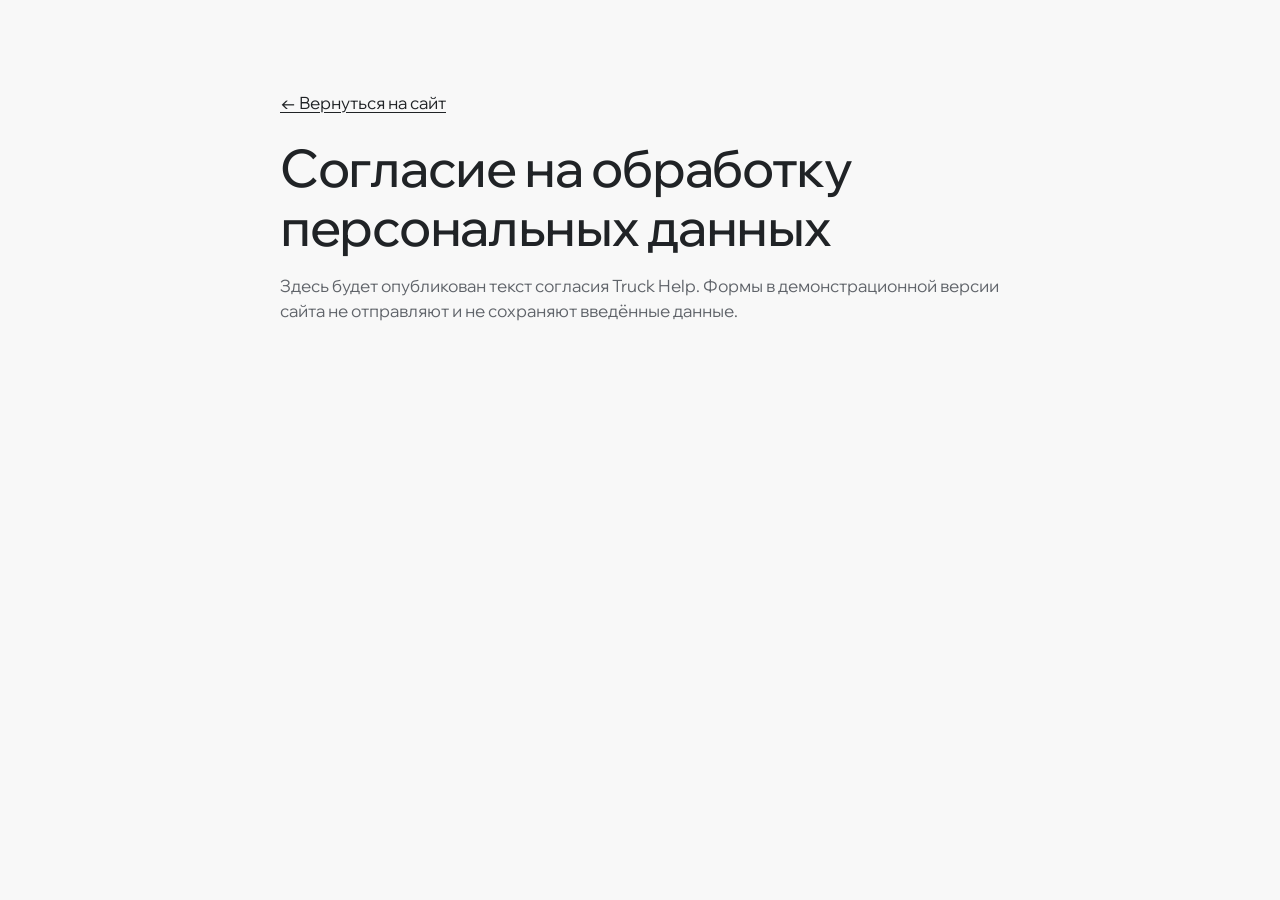
<file: consent.html>
<!doctype html>
<html lang="ru">
<head>
  <meta charset="utf-8">
  <meta name="viewport" content="width=device-width, initial-scale=1">
  <link rel="icon" type="image/png" sizes="32x32" href="assets/favicon.png?v=1"><link rel="icon" type="image/png" sizes="256x256" href="assets/favicon-256.png?v=1"><meta name="robots" content="noindex,nofollow">
  <title>Согласие на обработку персональных данных — Truck Help</title>
  <link rel="stylesheet" href="assets/wix.css">
  <link rel="stylesheet" href="v2.css?v=control-states">
</head>
<body>
  <main class="site-document content">
    <a href="index.html#site-footer">← Вернуться на сайт</a>
    <h1>Согласие на обработку персональных данных</h1>
    <p>Здесь будет опубликован текст согласия Truck Help. Формы в демонстрационной версии сайта не отправляют и не сохраняют введённые данные.</p>
  </main>
</body>
</html>
</file>
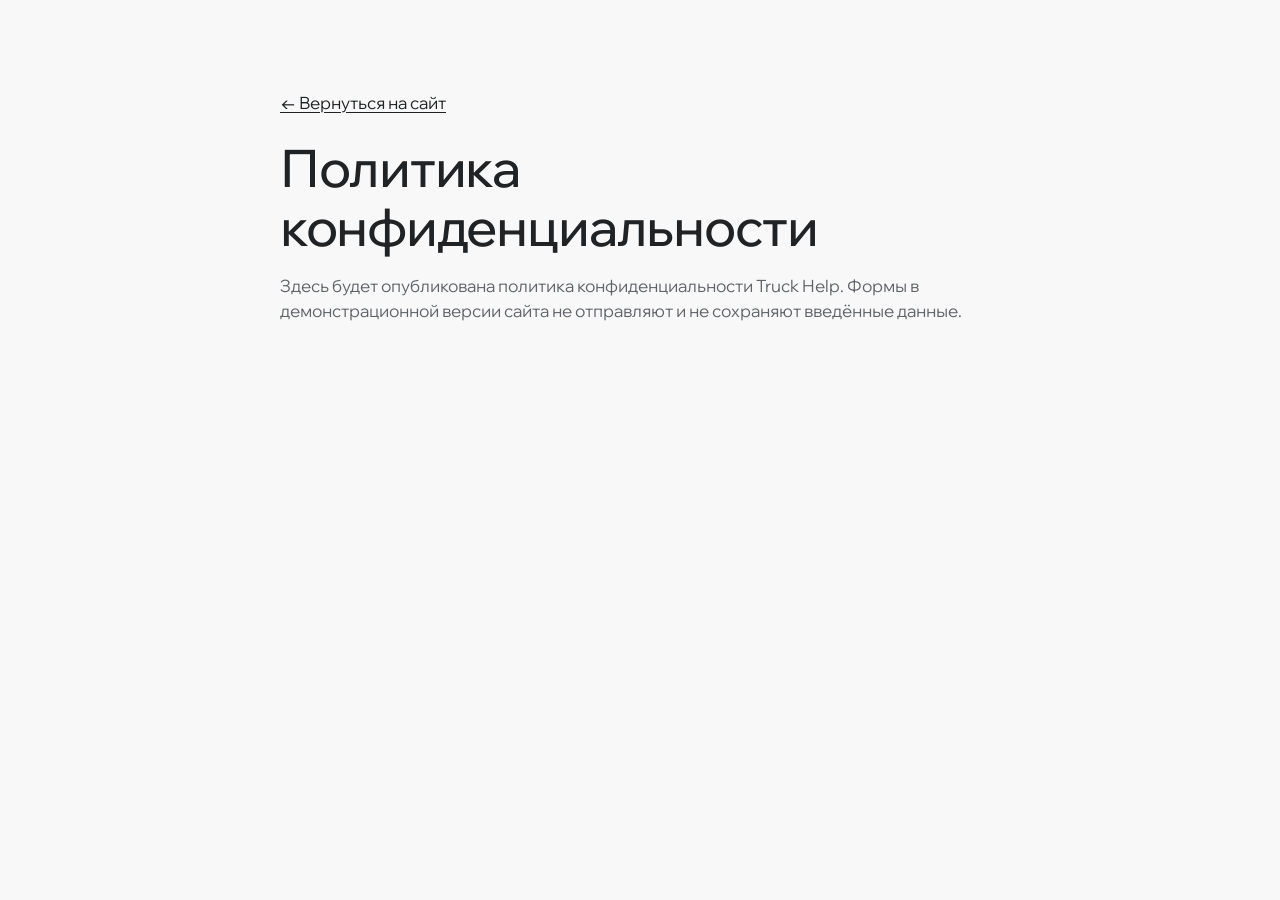
<file: privacy.html>
<!doctype html>
<html lang="ru">
<head>
  <meta charset="utf-8">
  <meta name="viewport" content="width=device-width, initial-scale=1">
  <link rel="icon" type="image/png" sizes="32x32" href="assets/favicon.png?v=1"><link rel="icon" type="image/png" sizes="256x256" href="assets/favicon-256.png?v=1"><meta name="robots" content="noindex,nofollow">
  <title>Политика конфиденциальности — Truck Help</title>
  <link rel="stylesheet" href="assets/wix.css">
  <link rel="stylesheet" href="v2.css?v=control-states">
</head>
<body>
  <main class="site-document content">
    <a href="index.html#site-footer">← Вернуться на сайт</a>
    <h1>Политика конфиденциальности</h1>
    <p>Здесь будет опубликована политика конфиденциальности Truck Help. Формы в демонстрационной версии сайта не отправляют и не сохраняют введённые данные.</p>
  </main>
</body>
</html>
</file>
<file: assets/wix.css>
/*
Copyright 2021 The Wix Madefor Project Authors (https://github.com/wix/wixmadefor)

This Font Software is licensed under the SIL Open Font License, Version 1.1.
This license is copied below, and is also available with a FAQ at:
https://scripts.sil.org/OFL


-----------------------------------------------------------
SIL OPEN FONT LICENSE Version 1.1 - 26 February 2007
-----------------------------------------------------------
PREAMBLE
The goals of the Open Font License (OFL) are to stimulate worldwide
development of collaborative font projects, to support the font creation
efforts of academic and linguistic communities, and to provide a free and
open framework in which fonts may be shared and improved in partnership
with others.
The OFL allows the licensed fonts to be used, studied, modified and
redistributed freely as long as they are not sold by themselves. The
fonts, including any derivative works, can be bundled, embedded,
redistributed and/or sold with any software provided that any reserved
names are not used by derivative works. The fonts and derivatives,
however, cannot be released under any other type of license. The
requirement for fonts to remain under this license does not apply
to any document created using the fonts or their derivatives.
DEFINITIONS
"Font Software" refers to the set of files released by the Copyright
Holder(s) under this license and clearly marked as such. This may
include source files, build scripts and documentation.

"Reserved Font Name" refers to any names specified as such after the
copyright statement(s).

"Original Version" refers to the collection of Font Software components as
distributed by the Copyright Holder(s).
"Modified Version" refers to any derivative made by adding to, deleting,
or substituting -- in part or in whole -- any of the components of the
Original Version, by changing formats or by porting the Font Software to a
new environment.

"Author" refers to any designer, engineer, programmer, technical
writer or other person who contributed to the Font Software.
PERMISSION & CONDITIONS
Permission is hereby granted, free of charge, to any person obtaining
a copy of the Font Software, to use, study, copy, merge, embed, modify,
redistribute, and sell modified and unmodified copies of the Font
Software, subject to the following conditions:

1) Neither the Font Software nor any of its individual components,
in Original or Modified Versions, may be sold by itself.
2) Original or Modified Versions of the Font Software may be bundled,
redistributed and/or sold with any software, provided that each copy
contains the above copyright notice and this license. These can be
included either as stand-alone text files, human-readable headers or
in the appropriate machine-readable metadata fields within text or
binary files as long as those fields can be easily viewed by the user.
3) No Modified Version of the Font Software may use the Reserved Font
Name(s) unless explicit written permission is granted by the corresponding
Copyright Holder. This restriction only applies to the primary font name as
presented to the users.
4) The name(s) of the Copyright Holder(s) or the Author(s) of the Font
Software shall not be used to promote, endorse or advertise any
Modified Version, except to acknowledge the contribution(s) of the
Copyright Holder(s) and the Author(s) or with their explicit written
permission.
5) The Font Software, modified or unmodified, in part or in whole,
must be distributed entirely under this license, and must not be
distributed under any other license. The requirement for fonts to
remain under this license does not apply to any document created
using the Font Software.

TERMINATION
This license becomes null and void if any of the above conditions are
not met.
DISCLAIMER
THE FONT SOFTWARE IS PROVIDED "AS IS", WITHOUT WARRANTY OF ANY KIND,
EXPRESS OR IMPLIED, INCLUDING BUT NOT LIMITED TO ANY WARRANTIES OF
MERCHANTABILITY, FITNESS FOR A PARTICULAR PURPOSE AND NONINFRINGEMENT
OF COPYRIGHT, PATENT, TRADEMARK, OR OTHER RIGHT. IN NO EVENT SHALL THE
COPYRIGHT HOLDER BE LIABLE FOR ANY CLAIM, DAMAGES OR OTHER LIABILITY,
INCLUDING ANY GENERAL, SPECIAL, INDIRECT, INCIDENTAL, OR CONSEQUENTIAL
DAMAGES, WHETHER IN AN ACTION OF CONTRACT, TORT OR OTHERWISE, ARISING
FROM, OUT OF THE USE OR INABILITY TO USE THE FONT SOFTWARE OR FROM
OTHER DEALINGS IN THE FONT SOFTWARE.
*/

@font-face {
  font-family: 'Wix Madefor Display';
  font-style: normal;
  font-weight: 400;
  font-display: swap;
  src: url(wix-0.ttf) format('truetype');
}
@font-face {
  font-family: 'Wix Madefor Display';
  font-style: normal;
  font-weight: 500;
  font-display: swap;
  src: url(wix-1.ttf) format('truetype');
}
@font-face {
  font-family: 'Wix Madefor Display';
  font-style: normal;
  font-weight: 600;
  font-display: swap;
  src: url(wix-2.ttf) format('truetype');
}
@font-face {
  font-family: 'Wix Madefor Display';
  font-style: normal;
  font-weight: 700;
  font-display: swap;
  src: url(wix-3.ttf) format('truetype');
}
@font-face {
  font-family: 'Wix Madefor Display';
  font-style: normal;
  font-weight: 800;
  font-display: swap;
  src: url(wix-4.ttf) format('truetype');
}
</file>
<file: v2.css>
:root{--accent:#ce4c0e;--ink:#202326;--muted:#60646a;--paper:#f8f8f8;--dark:#1e2126;--ease:cubic-bezier(.16,1,.3,1);font-family:'Wix Madefor Display',Arial,sans-serif;color:var(--ink);background:var(--paper)}*{box-sizing:border-box}html{scroll-behavior:smooth;scroll-padding-top:26px}body{margin:0;font-size:17px;line-height:1.5}body.locked{overflow:hidden}a{color:inherit;text-decoration:none}button,input{font:inherit}button{cursor:pointer;border:0;color:inherit}h1,h2,h3,h4,p{margin:0}h1,h2,h3{font-weight:500;letter-spacing:-.025em;line-height:1.13}h2{font-size:clamp(33px,3.05vw,49px)}h2 em{color:var(--accent);font-style:normal}p{color:var(--muted)}img{display:block;width:100%;height:100%;object-fit:cover}svg{fill:none;stroke:currentColor;stroke-width:1.6;stroke-linecap:round;stroke-linejoin:round}::selection{background:#ffc69e;color:#202326}a,button,input,summary{-webkit-tap-highlight-color:transparent}input{caret-color:var(--accent)}::-webkit-scrollbar{width:8px}::-webkit-scrollbar-thumb{background:#9c9fa1;border-radius:8px;border:2px solid var(--paper)}.shell{width:96%;max-width:1800px;margin-inline:auto;border-radius:20px}.content{width:82%;max-width:1390px;margin-inline:auto}.shell .content{width:86%}.section{padding-block:100px}.section>h2{margin-bottom:45px}.header{width:96%;max-width:1800px;margin:auto;display:flex;align-items:center;gap:30px;height:100px;padding-inline:20px}.logo{display:inline-flex;align-items:center;flex:none}.descriptor{font-size:13px;line-height:1.4}.header nav{margin-left:auto;display:flex;gap:28px;font-size:14px}.header nav a:hover{color:var(--accent)}.button{display:inline-flex;align-items:center;justify-content:center;gap:28px;min-height:62px;background:var(--accent);color:#fff;border-radius:7px;padding:18px 32px;font-size:16px;font-weight:600;line-height:1.35;transition:background .25s,transform .3s var(--ease);border:0}.button:hover{background:#b83d0a;transform:translateY(-2px)}.button:active{transform:translateY(1px)}.button span{font-size:21px}.button.small{min-height:46px;padding:12px 21px;font-size:14px;gap:20px}.menu-toggle{display:none}.hero-track{height:calc(100svh + 130px);min-height:800px}.hero{position:sticky;top:-85px;margin:auto;height:calc(100svh - 120px);min-height:590px;max-height:960px;color:white;overflow:hidden;isolation:isolate;clip-path:inset(0 var(--hero-inset,0px) 0 round var(--hero-radius,0px));will-change:clip-path}.hero-bg{position:absolute;inset:0;z-index:-1;background:#30383b;overflow:hidden;animation:hero-image 1.8s var(--ease) 1.65s both}.hero-bg img{object-position:68% center;transform:scale(var(--hero-scale,1.045));will-change:transform}.hero-bg:after{content:'';position:absolute;inset:0;background:linear-gradient(90deg,#080f13c9,#080f1359 54%,#080f1338)}.hero-top{display:flex;justify-content:space-between;padding:38px 34px;gap:20px}.hero h1{font-size:clamp(44px,4.8vw,82px);line-height:1.025;letter-spacing:-.04em;max-width:780px;font-weight:400}.hero h1>span{display:block;animation:hero-text 1.45s var(--ease) both;animation-delay:calc(2.1s + var(--line,0)*.16s)}.hero h1>span:nth-child(2){--line:1}.hero h1>span:nth-child(3){--line:2}.hero h1>span:nth-child(4){--line:3}.hero-top .button{margin-top:28px;animation:hero-text 1.3s var(--ease) 2.85s both}.hero-bottom{position:absolute;bottom:25px;left:34px;right:34px;border-top:1px solid #ffffff60;display:flex;justify-content:space-between;align-items:center;padding-top:23px;gap:30px;animation:hero-text 1.3s var(--ease) 2.9s both}.hero-bottom>a{display:flex;align-items:center;gap:18px;font-size:24px}.round-arrow{display:inline-grid;place-items:center;background:#fff;color:#252b2c;border-radius:50%;width:48px;height:48px;font-size:23px}.services{background:var(--dark);color:white}.service-grid{display:grid;grid-template-columns:repeat(3,1fr);gap:18px}.service-card{position:relative;min-height:510px;overflow:hidden;border-radius:9px;isolation:isolate;display:flex;align-items:flex-start;justify-content:space-between;flex-direction:column;padding:30px}.service-card>img{position:absolute;inset:0;z-index:-2;transition:transform .8s var(--ease);object-position:center}.service-card:after{position:absolute;inset:0;content:'';z-index:-1;background:linear-gradient(#10171aa8,transparent 55%,#10171aa8)}.service-card:hover>img{transform:scale(1.035)}.service-card h3{color:white;font-size:26px;text-decoration:underline;text-decoration-thickness:1px;text-underline-offset:7px;line-height:1.3}.service-card .crop-right{object-position:right}.service-bottom{display:flex;justify-content:space-between;gap:30px;align-items:center;margin-top:34px}.service-bottom p{color:#c5c8cb;font-size:16px}.text-link{font-size:16px;font-weight:500;background:none;padding:0;border:0;text-decoration:underline;text-decoration-thickness:1px;text-underline-offset:5px}.text-link:hover{color:var(--accent)}.service-bottom .text-link{color:#fff;white-space:nowrap}.case-nav{display:flex;align-items:center;gap:16px}.case-nav button,.media-nav button{width:45px;height:45px;border-radius:50%;color:white;background:var(--accent);font-size:23px}.case-nav>span{font-size:15px;white-space:nowrap}.portfolio-layout{display:grid;grid-template-columns:1.05fr 1fr;gap:65px;align-items:start}.portfolio-gallery{min-width:0}#portfolio-main{padding:0;background:#e4e5e3;width:100%;height:420px;border-radius:10px;overflow:hidden;cursor:zoom-in}#portfolio-main img{transition:transform .6s var(--ease)}#portfolio-main:hover img{transform:scale(1.025)}#portfolio-thumbs{display:flex;gap:12px;margin-top:14px}#portfolio-thumbs button{height:90px;width:calc(25% - 9px);padding:0;border-radius:6px;overflow:hidden;background:#eee;opacity:.6}.portfolio-copy h3{font-size:30px;line-height:1.2}.case-meta{display:grid;grid-template-columns:1fr 1fr;gap:20px;margin:30px 0}.portfolio-copy h4{font-weight:500;font-size:15px;color:var(--muted);margin-top:21px;margin-bottom:9px}.portfolio-copy>p{font-size:17px;line-height:1.55;color:#41464b}.portfolio-actions{margin-top:32px;display:flex;gap:25px;align-items:center;flex-wrap:wrap}.video-link{color:#a13c0a;font-size:16px}.video-link>span{font-size:20px}.process{background:white}.steps{display:grid;grid-template-columns:repeat(4,1fr);gap:35px}.steps article>span{display:inline-grid;place-items:center;width:38px;height:38px;border:1px solid #d5d8da;border-radius:50%;font-size:16px;color:var(--accent);margin-bottom:27px}.steps h3{margin-bottom:14px}.steps p{font-size:17px;line-height:1.5}.faq-section{display:grid;grid-template-columns:.8fr 1.2fr;gap:65px}.faq-section>h2{margin:0}details{border-bottom:1px solid #dadcde}.faq summary{position:relative;list-style:none;padding:22px 40px 22px 0;font-size:19px;font-weight:500;cursor:pointer}.faq summary::-webkit-details-marker{display:none}.faq summary:after{content:'+';position:absolute;right:0;top:18px;font-size:26px;color:var(--accent)}.faq details[open] summary:after{content:'−'}details p{font-size:17px;padding:0 35px 23px 0}label{display:block;font-size:15px;font-weight:500;margin-top:20px}input:not([type=file]):not([type=hidden]){display:block;width:100%;border:1px solid #d9dcdf;border-radius:6px;padding:19px 18px;background:#fafafa;color:var(--ink);font-size:16px;margin-top:9px;min-width:0}input::placeholder{color:#656b70}.footer{padding-block:38px;display:flex;align-items:center;gap:35px}.footer>span{font-size:14px;color:var(--muted);margin-left:auto}.footer button{font-size:14px}.form-status{font-size:15px;color:#22593b;line-height:1.5;margin-top:15px}.header{animation:header-in 1.2s var(--ease) 1.85s both}.skip{position:fixed;left:20px;top:-100px;z-index:101;background:#fff;padding:15px}.skip:focus{top:10px}.sr-only{position:absolute;width:1px;height:1px;padding:0;margin:-1px;overflow:hidden;clip:rect(0,0,0,0);white-space:nowrap;border:0}dialog{border:0;padding:0;border-radius:14px;max-height:92dvh;width:min(940px,94vw);box-shadow:0 20px 80px #0004;background:white;color:var(--ink)}dialog::backdrop{background:#11171bc9}dialog[open]{animation:dialog-in .4s var(--ease)}.lead-modal{display:grid;grid-template-columns:1fr 1fr}.modal-photo{min-height:550px}.modal-copy{padding:65px 42px 40px;position:relative}.modal-copy h2{font-size:36px}.modal-copy>p{font-size:17px;margin-top:20px}.modal-copy .button{width:100%;margin-top:25px}.close{position:absolute;right:12px;top:12px;width:36px;height:36px;display:grid;place-items:center;background:#fff;color:#25282a;border-radius:50%;font-size:27px;line-height:1;z-index:2}.close:hover{background:#eee}#media-dialog{width:min(1100px,95vw);background:#181d21;padding:20px}.media-nav{display:flex;align-items:center;justify-content:center;gap:25px;color:white;padding-top:18px}.media-nav span{font-size:15px}#media-stage{height:70dvh}#media-stage img{object-fit:contain}.media-nav button:disabled{opacity:.4;cursor:default}[hidden]{display:none!important}@keyframes hero-image{from{clip-path:inset(15% 15% 0);transform:scale(.96)}to{clip-path:inset(0);transform:scale(1)}}@keyframes hero-text{from{opacity:0;transform:translateY(35px)}to{opacity:1;transform:none}}@keyframes header-in{from{opacity:0;transform:translateY(-15px)}to{opacity:1;transform:none}}@keyframes dialog-in{from{opacity:0;transform:translateY(20px)}to{opacity:1;transform:none}}
@media(min-width:1600px){.hero-top{padding:42px 40px}.hero-bottom{left:40px;right:40px}.service-card{min-height:570px}.hero h1{font-size:76px;max-width:820px}}
@media(max-width:1150px){.header{gap:20px;padding-inline:8px}.header nav{gap:18px;font-size:13px}.descriptor{display:none}.hero h1{font-size:59px}.hero-top{padding:30px}.hero-bottom{left:30px;right:30px}.hero-bottom a{font-size:21px}.content{width:86%}.section{padding-block:80px}.service-card{padding:23px;min-height:435px}.service-card h3{font-size:23px}.portfolio-layout{gap:40px}#portfolio-main{height:380px}.portfolio-copy h3{font-size:27px}.case-meta{margin-block:25px}.portfolio-copy>p{font-size:16px}.steps{gap:25px}}
@media(max-width:760px){.shell{width:94%;border-radius:13px}.content,.shell .content{width:88%}.section{padding-block:60px}h2{font-size:34px}.header{height:78px;width:94%;gap:15px;padding:0}.header nav{display:none}.header>.button{margin-left:auto;font-size:12px;padding:10px 13px;min-height:42px;gap:10px}.header>.button>span{display:none}.menu-toggle{display:flex;flex-direction:column;justify-content:center;gap:6px;background:transparent;padding:10px 5px;min-width:30px}.menu-toggle span{display:block;width:22px;height:1px;background:var(--ink)}.header nav.open{display:flex;position:absolute;left:3%;right:3%;top:70px;flex-direction:column;background:white;padding:25px;z-index:20;font-size:16px;box-shadow:0 15px 30px #0002;border-radius:8px}.hero-track{height:calc(100svh + 60px);min-height:750px}.hero{height:calc(100svh - 95px);min-height:620px;max-height:850px;top:-28px}.hero-top{padding:28px 23px;display:block}.hero h1{font-size:clamp(41px,7.8vw,60px);max-width:600px;line-height:1.06;letter-spacing:-.035em}.hero-bg img{object-position:62% center}.hero-bg:after{background:linear-gradient(90deg,#0c161cd4,#0c161c40),linear-gradient(transparent 60%,#0c161c9e)}.hero-top .button{font-size:15px;padding:17px 24px;margin-top:23px;min-height:56px}.hero-bottom{left:23px;right:23px;bottom:22px;align-items:flex-end;gap:15px;padding-top:18px}.hero-bottom>a{font-size:0;gap:0}.round-arrow{width:44px;height:44px;font-size:22px}.service-grid{grid-template-columns:1fr 1fr;gap:13px}.service-card{min-height:385px;padding:21px}.service-card h3{font-size:22px}.service-bottom{display:block;margin-top:27px}.service-bottom p{font-size:15px}.service-bottom .text-link{margin-top:20px;font-size:15px;white-space:normal}.case-nav button{width:38px;height:38px;font-size:21px}.portfolio-layout{grid-template-columns:1fr;gap:30px}#portfolio-main{height:390px}#portfolio-thumbs button{height:80px}.portfolio-copy h3{font-size:28px}.case-meta{margin-block:24px}.portfolio-copy>p{font-size:17px}.portfolio-copy h4{font-size:15px}.portfolio-actions{gap:25px}.process .section>h2{margin-bottom:35px}.steps{grid-template-columns:1fr 1fr;gap:35px 25px}.steps p{font-size:16px}.faq-section{grid-template-columns:1fr;gap:25px}.faq-section>h2{margin:0}.faq summary{font-size:18px}details p{font-size:16px}.footer{padding-bottom:105px;flex-wrap:wrap;gap:22px}.footer>.logo{width:100%}.footer>span{margin:0;font-size:13px}.footer button{font-size:13px;margin-left:auto}.lead-modal{grid-template-columns:1fr}.modal-photo{height:180px;min-height:0}.modal-photo img{object-position:center 45%}.modal-copy{padding:30px}.modal-copy h2{font-size:30px}.modal-copy>p{font-size:16px}.modal-copy .close{position:fixed;right:12px;top:12px}.modal-copy .button{min-height:55px}.modal-copy label{font-size:14px}input:not([type=file]):not([type=hidden]){font-size:16px;padding:16px}dialog{max-height:94dvh}#media-stage{height:64dvh}#media-dialog{padding:12px}.media-nav{padding-block:15px 5px}.close{width:33px;height:33px}}
@media(max-width:460px){.hero h1{font-size:42px}.hero-top{padding:25px 19px}.hero-bottom{left:19px;right:19px}.hero{min-height:600px}.hero-track{min-height:720px}.service-grid{grid-template-columns:1fr;gap:18px}.service-card{min-height:450px;padding:27px}.service-card h3{font-size:28px}.section>h2{margin-bottom:30px}.portfolio-copy h3{font-size:27px}#portfolio-main{height:300px}#portfolio-thumbs button{height:65px}.case-meta{gap:15px}.portfolio-actions{gap:22px}.portfolio-actions .button{width:100%}.steps p{font-size:15px}.button{padding-inline:26px}.header>.button{font-size:13px;padding:10px 11px}.header{gap:10px}}
@media(prefers-reduced-motion:reduce){html{scroll-behavior:auto}*,*:before,*:after{animation:none!important;transition:none!important;will-change:auto!important}.hero{clip-path:none}.hero-bg img{transform:none}}

/* Site header */
html {
  scroll-padding-top: calc(var(--sticky-header-height, 100px) + 16px);
}
main section[id][aria-labelledby] {
  scroll-margin-top: calc(24px - var(--anchor-content-inset, 0px));
}
.header-shell {
  position: sticky;
  inset-block-start: 0;
  z-index: 10;
  background: var(--paper);
  transition: background-color .24s ease, box-shadow .24s ease;
}
.header-shell.is-scrolled {
  background: #fff;
  box-shadow: 0 1px 0 #2023261a, 0 8px 24px #20232612;
}
.logo img {
  width: 180px;
  height: auto;
}
.header-contact {
  display: flex;
  align-items: center;
  gap: 10px;
  flex: none;
}
.header-portrait {
  width: 52px;
  height: 52px;
  border-radius: 10px;
  object-fit: cover;
  background: #eeeae5;
}
.header-contact-details {
  display: grid;
  gap: 3px;
}
.header-hours {
  display: flex;
  align-items: center;
  gap: 6px;
  font-size: 12px;
  line-height: 1.3;
  white-space: nowrap;
}
.header-hours::before {
  content: "";
  width: 7px;
  height: 7px;
  border-radius: 50%;
  background: #36934c;
}
.header-phone {
  font-size: 20px;
  font-weight: 800;
  line-height: 1.2;
  white-space: nowrap;
}
a[href^="tel:"] {
  display: inline-flex;
  align-items: center;
  min-height: 44px;
  padding-block: 8px;
}
.header-phone:hover {
  color: var(--accent);
}
.messenger-links {
  display: flex;
  align-items: center;
  gap: 6px;
  flex: none;
}
.messenger-icon {
  display: grid;
  place-items: center;
  width: 42px;
  height: 42px;
  padding: 0;
  overflow: hidden;
  border: 1px solid #dedfe0;
  border-radius: 9px;
  background: white;
  transition: border-color .18s ease;
}
.messenger-icon:is(a, :enabled):hover {
  border-color: var(--accent);
}
.messenger-icon:disabled {
  cursor: default;
}
.messenger-icon img {
  width: 24px;
  height: 24px;
  object-fit: contain;
}
.messenger-icon--whatsapp img {
  width: 100%;
  height: 100%;
}
@media (min-width: 761px) {
  .header {
    position: relative;
    z-index: 3;
    gap: clamp(12px, 1.4vw, 24px);
  }
  .header .descriptor,
  .header > .header-callback {
    display: inline-flex;
    flex: none;
    white-space: nowrap;
  }
  .header nav {
    gap: clamp(18px, 1.6vw, 28px);
    font-size: clamp(16px, .95vw, 18px);
    font-weight: 600;
  }
  .header nav a {
    display: inline-flex;
    align-items: center;
    min-height: 44px;
    padding-block: 8px;
    white-space: nowrap;
  }
}
@media (min-width: 761px) and (max-width: 1399px) {
  .header {
    gap: 12px;
  }
  .header .logo img {
    width: 152px;
  }
  .header > .header-callback {
    font-size: 13px;
    padding-inline: 12px;
  }
  .header nav {
    display: none;
  }
  .header .menu-toggle {
    display: flex;
    flex: none;
    flex-direction: column;
    justify-content: center;
    gap: 6px;
    width: 36px;
    min-height: 42px;
    margin-left: auto;
    padding: 0 7px;
    background: transparent;
  }
  .header .menu-toggle span {
    width: 22px;
    height: 1px;
    background: var(--ink);
  }
  .header nav.open {
    position: absolute;
    top: calc(100% - 8px);
    right: 8px;
    display: flex;
    flex-direction: column;
    padding: 20px;
    border-radius: 8px;
    background: white;
    font-size: 16px;
    box-shadow: 0 15px 30px #0002;
  }
  .header-portrait {
    width: 40px;
    height: 40px;
  }
  .header-phone {
    font-size: 18px;
  }
}
@media (min-width: 761px) and (max-width: 1023px) {
  .header .descriptor {
    display: none;
  }
}
@media (max-width: 760px) {
  .header {
    position: relative;
    z-index: 3;
    display: grid;
    grid-template-columns: minmax(0, 1fr) auto;
    grid-template-areas: "logo messengers" "contact messengers";
    gap: 4px 10px;
    height: auto;
    padding-block: 9px;
  }
  .header .logo {
    grid-area: logo;
    min-width: 0;
    min-height: 28px;
  }
  .header .logo img {
    width: clamp(130px, 36vw, 154px);
    max-width: 100%;
  }
  .header-contact {
    display: flex;
    grid-area: contact;
    justify-self: start;
  }
  .header-messengers {
    grid-area: messengers;
    align-self: center;
    gap: 4px;
  }
  .header-messengers .messenger-icon {
    width: 44px;
    height: 44px;
  }
  .header-hours {
    font-size: 12px;
  }
  .header-phone {
    font-size: 16px;
  }
  .header .menu-toggle,
  .header nav.open,
  .header > .header-callback,
  .header-portrait {
    display: none;
  }
}
@media (min-width: 1400px) and (max-width: 1499px) {
  .header {
    gap: 12px;
    padding-inline: 12px;
  }
  .header .logo img {
    width: 170px;
  }
  .header nav {
    gap: 18px;
    font-size: 16px;
  }
  .header > .header-callback {
    padding-inline: 16px;
  }
}
@media (min-width: 761px) and (max-width: 830px) {
  .header {
    gap: 9px;
  }
  .header .descriptor,
  .header > .header-callback {
    font-size: 12px;
  }
  .header > .header-callback {
    padding-inline: 10px;
  }
  .header-contact {
    gap: 8px;
  }
  .header-portrait {
    width: 36px;
    height: 36px;
  }
  .header-phone {
    font-size: 16px;
  }
}


/* First screen */
.hero,
.hero-followup > .brand-strip {
  width: calc(100% - 40px);
  max-width: 1840px;
}
@media (max-width: 760px) {
  .hero,
  .hero-followup > .brand-strip {
    width: 94%;
  }
}
.hero {
  --hero-highlight: #ffb187;
}
.hero-top {
  padding-top: clamp(48px, 7.5svh, 76px);
}
.hero-top > div {
  min-width: 0;
}
.hero-bg::after {
  background:
    linear-gradient(180deg, #0c11199e, transparent 54%),
    linear-gradient(90deg, #0a1016e0, #0a10167a 57%, #0a10162b);
}
.hero h1 {
  max-width: none;
  font-size: clamp(36px, calc((100vw - 108px) / 13.9), 95px);
  font-weight: 500;
}
.hero h1 .hero-line:last-child {
  margin-top: .08em;
  color: #e1e6ea;
  font-size: .76em;
  font-weight: 400;
  letter-spacing: -.035em;
}
.hero h1 em,
.service-card h3 em {
  color: #ffb187;
  font-style: normal;
}
.process .section-heading {
  --section-kicker-color: var(--muted);
}
.process .steps {
  gap: clamp(12px, 1.3vw, 20px);
}
.steps article {
  min-width: 0;
  padding: clamp(12px, 1.35vw, 22px);
  border: 1px solid #d9d6d2;
  border-radius: 12px;
}
.steps article > span {
  border-color: #e9bca6;
  background: #fff3eb;
  color: #a43909;
  font-weight: 600;
}
.hero-eta {
  margin-top: 24px;
  overflow: hidden;
  color: #fff;
  font-size: clamp(23px, 2.45vw, 38px);
  font-weight: 500;
  line-height: 1.2;
  letter-spacing: -.025em;
}
.hero .hero-eta > span {
  display: flex;
  align-items: center;
  gap: 12px;
}
.hero-eta strong {
  color: var(--hero-highlight);
  font-weight: 700;
}
.hero-eta svg {
  flex: none;
  width: clamp(26px, 2.45vw, 36px);
  height: auto;
  color: var(--hero-highlight);
  stroke-width: 1.6;
}
.hero-top .button {
  margin-top: 28px;
  font-size: 17px;
  font-weight: 700;
}
.hero-bottom {
  border: 0;
  border-radius: 10px;
  padding: 16px clamp(16px, 2vw, 28px);
  background: var(--paper);
  color: var(--ink);
  gap: clamp(16px, 2vw, 28px);
}
.hero-benefits {
  --benefit-row: 62px;
  display: grid;
  grid-template-columns: repeat(3, minmax(0, 1fr));
  flex: 1;
  min-width: 0;
  margin: 0;
  padding: 0;
  list-style: none;
}
.hero-benefits li {
  display: flex;
  align-items: center;
  gap: clamp(8px, 1vw, 16px);
  min-height: var(--benefit-row);
  padding: 0 clamp(12px, 1.7vw, 26px);
  border-inline-end: 1px solid #20232626;
  font-size: clamp(17px, 1.48vw, 24px);
  font-weight: 600;
  line-height: 1.2;
  letter-spacing: -.025em;
}
.hero-benefits li:first-child {
  padding-inline-start: 0;
}
.hero-benefits h2 {
  font-size: inherit;
  font-weight: inherit;
  line-height: 1.15;
  letter-spacing: inherit;
}
.hero-benefits p {
  margin-top: 4px;
  color: var(--muted);
  font-size: clamp(13px, 1vw, 15px);
  font-weight: 400;
  line-height: 1.25;
  letter-spacing: normal;
}
.hero-benefits svg,
.coverage-list svg {
  flex: none;
  width: clamp(28px, 2.7vw, 42px);
  height: auto;
  color: var(--accent);
  stroke-width: 2.25;
  stroke-linecap: round;
  stroke-linejoin: round;
}
.hero-bottom > a {
  flex: none;
  gap: 14px;
  border-radius: 7px;
  font-size: clamp(16px, 1.3vw, 20px);
  font-weight: 600;
  white-space: nowrap;
}
.hero-bottom .round-arrow {
  background: var(--ink);
  color: #fff;
  transition: background .25s, transform .25s;
}
.hero-bottom a:hover .round-arrow {
  background: var(--accent);
  transform: translateX(2px);
}
.hero-bottom .round-arrow svg {
  width: 22px;
  height: 22px;
}

/* Section headings and advantages */
.section-heading {
  display: grid;
  justify-items: start;
  align-content: start;
  gap: 12px;
  min-width: 0;
}
.section-heading .section-kicker {
  margin: 0;
  color: var(--section-kicker-color, #a43909);
  font-size: 14px;
  font-weight: 300;
  opacity: .5;
  line-height: 1.3;
  letter-spacing: .055em;
  text-transform: uppercase;
}
.section-heading h2 {
  margin: 0;
  font-weight: 600;
  text-wrap: balance;
}
.section-heading .section-subtitle {
  margin: 0;
  color: var(--section-subtitle-color, var(--muted));
  font-size: clamp(17px, 1.5vw, 20px);
  line-height: 1.5;
  text-wrap: balance;
}
.section-heading + :is(.coverage-list, .service-grid, .steps) {
  margin-top: clamp(28px, 3vw, 45px);
}
.coverage-list {
  display: grid;
  grid-template-columns: minmax(0, 1fr) minmax(0, 1.2fr);
  column-gap: clamp(28px, 5vw, 80px);
  margin: 0;
  padding: 0;
  list-style: none;
}
.coverage-list li {
  display: flex;
  grid-column: 2;
  align-items: flex-start;
  gap: 18px;
  padding-block: 24px;
  border-bottom: 1px solid #20232624;
}
.coverage-list li:first-child { padding-top: 0; }
.coverage-list svg { flex: none; width: 32px; height: 32px; }
.coverage-list h3, .steps h3 {
  font-size: clamp(20px, 1.7vw, 26px);
  font-weight: 600;
  line-height: 1.25;
  text-wrap: pretty;
}
.coverage-list p {
  margin-top: 8px;
  color: var(--muted);
  font-size: clamp(16px, 1.2vw, 18px);
  line-height: 1.5;
  text-wrap: pretty;
}
.coverage-list .coverage-saving {
  grid-column: 1;
  grid-row: 1 / 4;
  display: flex;
  flex-direction: column;
  justify-content: space-between;
  gap: 36px;
  padding: clamp(24px, 3.2vw, 48px);
  border: 0;
  border-radius: 16px;
  background: #f1e5dc;
}
.coverage-saving svg { width: 48px; height: 48px; }
.coverage-saving h3 {
  max-width: 14ch;
  font-size: clamp(28px, 2.6vw, 38px);
  line-height: 1.12;
}
.coverage-saving p { max-width: 36ch; }
@media (max-width: 700px) {
  .coverage-list { grid-template-columns: minmax(0, 1fr); gap: 0; }
  .coverage-list li { grid-column: 1; padding-block: 22px; }
  .coverage-list .coverage-saving {
    grid-row: auto;
    margin-top: 24px;
    flex-direction: row;
    gap: 18px;
  }
  .coverage-saving svg { width: 32px; height: 32px; }
  .coverage-saving h3 { max-width: none; font-size: 25px; }
}
.services h2 em {
  color: #ffb187;
}
.services .section-heading {
  --section-kicker-color: #ffb187;
  --section-subtitle-color: #c5c8cb;
}
.service-card {
  gap: 28px;
}
.service-card::after {
  background: linear-gradient(180deg, #0d1116f0, #0d1116bb 54%, #0d11168c 76%, #0d1116c9);
}
.service-card h3 {
  text-decoration: none;
  text-wrap: balance;
  font-weight: 600;
  line-height: 1.23;
}
.service-card-copy p {
  max-width: 36ch;
  margin-top: 13px;
  color: #f5f5f6;
  font-size: clamp(16px, 1.15vw, 19px);
  line-height: 1.45;
  text-wrap: pretty;
}
.service-card .button {
  width: 100%;
  min-width: 0;
  padding-inline: 12px;
}

.price-list {
  --price-inset: clamp(16px, 2.8vw, 36px);
}
.hero-followup + #advantages,
.price-list + .portfolio {
  padding-block-start: 0;
}
.price-layout {
  margin-top: clamp(24px, 3.2vw, 44px);
}
.price-picker,
.price-content {
  min-width: 0;
}
.price-picker {
  align-self: start;
  padding: 10px;
  border-radius: 14px;
  background: var(--dark);
  color: #fff;
}
.price-menu {
  display: grid;
  gap: 4px;
}
.price-menu button {
  display: flex;
  align-items: center;
  justify-content: space-between;
  gap: 12px;
  width: 100%;
  min-height: 54px;
  padding: 11px 14px;
  border-radius: 8px;
  background: transparent;
  color: inherit;
  font-size: clamp(15px, 1.22vw, 18px);
  font-weight: 600;
  line-height: 1.3;
  text-align: start;
  text-wrap: balance;
  transition: background .2s ease;
}
.price-menu button::after {
  content: '';
  flex: 0 0 7px;
  height: 7px;
  border-block-start: 2px solid currentColor;
  border-inline-end: 2px solid currentColor;
  opacity: .55;
  transform: rotate(45deg);
}
.price-menu button:hover {
  background: #ffffff13;
}
.price-menu button[aria-selected='true'] {
  background: #ab3b0b;
}
.price-menu button[aria-selected='true']::after {
  opacity: 1;
}
.price-category-trigger {
  display: none;
}
.price-content {
  border: 1px solid #20232626;
  border-radius: 14px;
  background: #fff;
}
.price-panel:first-child .price-panel-title,
.has-price-picker .price-panel-title {
  border-radius: 13px 13px 0 0;
}
.price-panel-title {
  --price-banner-height: clamp(122px, 11vw, 162px);
  --price-art-width: calc(3 * var(--price-banner-height));
  display: flex;
  align-items: end;
  min-height: var(--price-banner-height);
  padding: 20px max(var(--price-inset), 24%) 22px var(--price-inset);
  background:
    linear-gradient(90deg, #151719 0%, #151719ed 19%, #15171991 47%, #15171916 100%) right center / var(--price-art-width) 100% no-repeat,
    var(--price-photo) right center / auto 100% no-repeat,
    #151719;
  color: #fff;
  font-size: clamp(23px, 3.1vw, 40px);
  font-weight: 600;
  line-height: 1.15;
  text-wrap: balance;
}
.price-table {
  width: 100%;
  border-collapse: collapse;
  font-size: clamp(15px, 1.25vw, 18px);
  line-height: 1.4;
}
.price-table th,
.price-table td {
  padding: 14px var(--price-inset);
  border-bottom: 1px solid #20232618;
  text-align: left;
}
.price-table thead {
  background: #faf9f8;
  color: var(--muted);
  font-size: 13px;
}
.price-table th[scope='row'] {
  font-weight: 500;
  overflow-wrap: anywhere;
  text-wrap: pretty;
}
.price-table tr > :last-child {
  padding-inline-start: 8px;
  text-align: right;
  white-space: nowrap;
  font-variant-numeric: tabular-nums;
}
.price-table td {
  color: #a43909;
  font-weight: 750;
}
.price-list-footer {
  display: flex;
  flex-wrap: wrap;
  align-items: center;
  justify-content: space-between;
  gap: 14px 24px;
  padding: 16px var(--price-inset);
  border-radius: 0 0 13px 13px;
  background: #fbf5ef;
}
.price-list-footer p {
  flex: 1 1 26ch;
  font-size: 15px;
  text-wrap: pretty;
}
@media (min-width: 761px) {
  .price-layout.has-price-picker {
    display: grid;
    grid-template-columns: minmax(224px, .72fr) minmax(0, 1.8fr);
    align-items: start;
    gap: 14px;
  }
}
@media (max-width: 760px) {
  .price-picker {
    display: none;
  }
  .has-price-picker .price-category-trigger {
    display: grid;
    grid-template-columns: minmax(0, 1fr) 24px;
    align-items: center;
    gap: 12px;
    width: 100%;
    min-height: 56px;
    margin-bottom: 12px;
    padding: 12px var(--price-inset);
    border: 1px solid #a83a0b;
    border-radius: 9px;
    background: #fff3eb;
    color: #903108;
    font-size: 18px;
    font-weight: 700;
    line-height: 1.25;
    text-align: start;
  }
  .price-category-trigger:active {
    background: #ffe5d6;
  }
  .price-category-chevron {
    display: grid;
    place-items: center;
  }
  .price-category-chevron::before {
    content: '';
    width: 9px;
    height: 9px;
    border-inline-end: 2px solid currentColor;
    border-block-end: 2px solid currentColor;
    transform: translateY(-2px) rotate(45deg);
  }
  .price-category-dialog {
    inset: auto 0 0;
    width: 100%;
    max-width: none;
    max-height: calc(100dvh - 16px);
    margin: 0;
    padding: 16px 16px calc(16px + env(safe-area-inset-bottom));
    border-radius: 20px 20px 0 0;
    background: var(--paper);
    overscroll-behavior: contain;
  }
  .price-category-header {
    display: flex;
    align-items: center;
    justify-content: space-between;
    gap: 12px;
    margin-bottom: 12px;
  }
  .price-category-header h3 {
    font-size: clamp(21px, 5.8vw, 27px);
    font-weight: 650;
  }
  .price-category-close {
    display: grid;
    place-items: center;
    flex: 0 0 44px;
    min-height: 44px;
    border-radius: 50%;
    background: #ebe9e7;
  }
  .price-category-options {
    display: grid;
    gap: 8px;
  }
  .price-category-options button {
    display: grid;
    grid-template-columns: minmax(0, 1fr) 14px;
    align-items: center;
    gap: 10px;
    min-height: 52px;
    padding: 10px 14px;
    border: 1px solid #20232621;
    border-radius: 9px;
    background: #fff;
    font-size: 17px;
    line-height: 1.25;
    text-align: start;
  }
  .price-category-options button[aria-current='true'] {
    border-color: #cc4a1580;
    background: #fff0e8;
    color: #98350c;
    font-weight: 650;
  }
  .price-category-options button[aria-current='true']::after {
    content: '';
    justify-self: center;
    width: 6px;
    height: 12px;
    border-inline-end: 2px solid currentColor;
    border-block-end: 2px solid currentColor;
    transform: translateY(-2px) rotate(45deg);
  }
  .price-panel-title {
    --price-banner-height: 100px;
    align-items: center;
    padding-block: 14px;
    padding-inline-end: max(var(--price-inset), 24%);
    background-image:
      linear-gradient(90deg, #151719 0%, #151719ed 24%, #151719bc 52%, #15171928 100%),
      var(--price-photo);
  }
  .price-table th,
  .price-table td {
    padding-block: 11px;
  }
}
@media (prefers-reduced-motion: reduce) {
  .price-menu button {
    transition: none;
  }
  .price-category-dialog[open] {
    animation: none;
  }
}
.portfolio-heading {
  margin-bottom: clamp(25px, 3.1vw, 45px);
}
.portfolio-work-picker {
  margin-bottom: 28px;
}
.portfolio-work-picker > p {
  margin-bottom: 10px;
  font-size: 15px;
}
#portfolio-work-nav {
  display: grid;
  grid-template-columns: repeat(3, minmax(0, 1fr));
  gap: 10px;
}
#portfolio-work-nav button {
  min-height: 54px;
  padding: 13px 18px;
  border: 1px solid #20232630;
  border-radius: 8px;
  background: #fff;
  font-size: 17px;
  font-weight: 600;
  line-height: 1.3;
  text-align: start;
  transition: color .2s ease, border-color .2s ease, background .2s ease;
}
#portfolio-work-nav button:hover {
  border-color: #a43909;
}
#portfolio-work-nav button[aria-pressed="true"] {
  border-color: #a43909;
  background: #fff2e9;
  color: #a43909;
}
@media (max-width: 560px) {
  #portfolio-work-nav {
    grid-template-columns: minmax(0, 1fr);
    gap: 8px;
  }
}
.portfolio-layout {
  grid-template-columns: minmax(0, 1.05fr) minmax(0, 1fr);
  gap: clamp(26px, 4.2vw, 65px);
}
#portfolio-main {
  display: block;
  height: auto;
  aspect-ratio: 1.62;
  border-radius: 10px;
}
.portfolio-photo-frame {
  position: relative;
  aspect-ratio: 1.62;
}
.portfolio-photo-frame #portfolio-main {
  position: absolute;
  inset: 0;
  width: 100%;
  height: 100%;
}
#portfolio-image,
#portfolio-thumbs img {
  display: block;
  width: 100%;
  height: 100%;
  object-fit: cover;
  object-position: center;
}
.portfolio-photo-frame > .gallery-arrow {
  position: absolute;
  top: 50%;
  translate: 0 -50%;
  display: grid;
  place-items: center;
  width: 44px;
  height: 44px;
  border: 1px solid #ffffff66;
  border-radius: 50%;
  color: white;
  background: #17191bd9;
  transition: background .2s ease, transform .2s ease;
}
.portfolio-photo-frame > .gallery-arrow:hover { background: #a43909; }
.portfolio-photo-frame > .gallery-arrow:disabled { opacity: .4; cursor: default; }
#prev-photo { left: 12px; }
#next-photo { right: 12px; }
#photo-position {
  position: absolute;
  right: 14px;
  bottom: 14px;
  padding: 4px 10px;
  border-radius: 5px;
  color: white;
  background: #17191bcc;
  font-size: 14px;
  font-variant-numeric: tabular-nums;
  pointer-events: none;
}
.portfolio-controls {
  display: grid;
  grid-template-columns: minmax(0, 1fr);
  align-items: center;
  justify-content: space-between;
  gap: 12px;
  margin-top: 18px;
}
#portfolio-thumbs {
  position: relative;
  gap: 10px;
  flex-wrap: nowrap;
  overflow-x: auto;
  scrollbar-width: none;
  overscroll-behavior-x: contain;
  scroll-snap-type: x mandatory;
  margin: 0;
}
#portfolio-thumbs::-webkit-scrollbar { display: none; }
#portfolio-thumbs button {
  flex: 0 0 calc((100% - 20px) / 3);
  width: auto;
  height: auto;
  min-height: 44px;
  aspect-ratio: 1.8;
  border: 1px solid transparent;
  scroll-snap-align: start;
  opacity: .72;
  transition: opacity .18s ease, box-shadow .18s ease, transform .18s var(--ease);
}
#portfolio-thumbs button:hover,
#portfolio-thumbs button[aria-pressed='true'] {
  opacity: 1;
}
#portfolio-thumbs button[aria-pressed='true'] {
  box-shadow: inset 0 0 0 2px #ae3b09;
  border-color: #ae3b09;
}
#portfolio-thumbs button:active {
  transform: scale(.96);
}
.portfolio-controls .case-nav {
  gap: 8px;
  margin-inline-start: auto;
}
#case-position {
  min-width: 3.5ch;
  color: var(--ink);
  font-size: 16px;
  font-variant-numeric: tabular-nums;
  font-weight: 500;
  text-align: center;
}
.case-nav .gallery-arrow,
.media-nav .gallery-arrow {
  display: grid;
  place-items: center;
  width: 46px;
  height: 46px;
  padding: 0;
  border: 1px solid transparent;
  border-radius: 50%;
  background: #b83e0a;
  color: #fff;
  transition: color .18s ease, background .18s ease, border-color .18s ease, transform .18s var(--ease);
}
.gallery-arrow svg {
  width: 22px;
  height: 22px;
  stroke-width: 1.8;
}
#media-stage {
  overflow: hidden;
}
.gallery-arrow--prev svg {
  rotate: 180deg;
}
@media (hover: hover) {
  .case-nav .gallery-arrow:not(:disabled):hover,
  .media-nav .gallery-arrow:not(:disabled):hover {
    background: #943109;
  }
}
.gallery-arrow:not(:disabled):active {
  transform: scale(.92);
}
.portfolio-copy h3 {
  color: var(--ink);
  font-size: clamp(27px, 2.85vw, 45px);
  font-weight: 500;
  line-height: 1.16;
  text-wrap: pretty;
}
.case-meta {
  grid-template-columns: repeat(2, minmax(0, 1fr));
  gap: 12px 20px;
  margin-block: clamp(18px, 2.1vw, 30px);
}
.case-meta dt {
  margin-bottom: 4px;
  color: #42474a;
  font-size: 14px;
}
.case-meta dd {
  margin: 0;
  color: var(--ink);
  font-size: clamp(16px, 1.3vw, 19px);
  font-weight: 500;
  text-wrap: pretty;
}
.portfolio-description + .portfolio-description {
  margin-top: 21px;
}
.portfolio-copy .portfolio-description h4 {
  margin: 0 0 6px;
  color: var(--ink);
  font-size: clamp(17px, 1.4vw, 22px);
  font-weight: 500;
}
.portfolio-description p {
  color: #292d30;
  font-size: 17px;
  line-height: 1.5;
  text-wrap: pretty;
}
.portfolio-actions {
  gap: 12px 24px;
  margin-top: clamp(22px, 2.2vw, 32px);
}
.portfolio-actions .video-link {
  min-height: 44px;
  color: #83300e;
}
@media (max-width: 760px) {
  .portfolio-layout {
    grid-template-columns: minmax(0, 1fr);
    gap: 24px;
  }
  .portfolio-controls {
    grid-template-columns: minmax(0, 1fr);
    gap: 14px;
  }
}
@media (max-width: 360px) {
  .portfolio-controls .case-nav {
    gap: 5px;
  }
}
.company-layout {
  display: grid;
  grid-template-columns: minmax(0, 1fr) minmax(0, 1.07fr);
  align-items: center;
  gap: 44px clamp(32px, 5vw, 80px);
}
.company-copy { min-width: 0; }
.company-description {
  margin-top: 18px;
  font-size: clamp(16px, 1.2vw, 18px);
  line-height: 1.55;
  text-wrap: pretty;
}
.company-media {
  position: relative;
  align-self: stretch;
  min-height: 470px;
  margin: 0 0 30px 24px;
}
.company-photo {
  position: absolute;
  inset: 0;
  border-radius: 16px;
  object-position: 52% center;
  background: #d8d8d5;
}
.company-detail-photo {
  position: absolute;
  left: -24px;
  bottom: -30px;
  width: 48%;
  height: 42%;
  border: 6px solid var(--paper);
  border-radius: 14px;
  object-position: center;
}
.company-action {
  display: flex;
  flex-wrap: wrap;
  align-items: center;
  gap: 16px 20px;
  margin-top: 30px;
}
.company-action p { max-width: 24ch; font-size: 15px; line-height: 1.4; }
.company-footnote {
  grid-column: 1 / -1;
  display: grid;
  grid-template-columns: repeat(3, minmax(0, 1fr));
  gap: 28px;
  border-top: 1px solid #20232624;
  padding-top: 26px;
}
.company-footnote p { display: grid; align-content: start; gap: 8px; }
.company-footnote strong { color: var(--ink); font-size: 19px; font-weight: 600; }
.company-footnote span { font-size: 16px; line-height: 1.4; }
@media (max-width: 900px) {
  .company-layout { grid-template-columns: minmax(0, 1fr); gap: 32px; }
  .company-media { min-height: 0; aspect-ratio: 4 / 3; }
}
@media (max-width: 560px) {
  .company-footnote { grid-template-columns: minmax(0, 1fr); gap: 20px; }
  .company-action .button { width: 100%; }
  .company-action p { max-width: none; }
}
.faq-ask {
  justify-self: start;
  margin-top: 8px;
}
@media (max-width: 1150px) {
  .faq-section {
    grid-template-columns: minmax(0, 1fr);
    gap: 28px;
  }
}
@media (max-width: 470px) {
  .section-heading h2,
  .consultation h2 {
    font-size: clamp(24px, 7.3vw, 34px);
  }
}
@media (max-width: 900px) {
  .service-grid {
    grid-template-columns: repeat(2, minmax(0, 1fr));
  }
}
@media (max-width: 560px) {
  .service-grid {
    grid-template-columns: minmax(0, 1fr);
  }
}
@media (min-width: 761px) and (max-width: 1120px) {
  .hero-benefits {
    --benefit-row: 54px;
  }
  .hero-benefits li {
    padding-inline: 8px;
    font-size: 16px;
  }
}
@media (min-width: 761px) and (max-width: 1000px) {
  .hero-bottom > a {
    gap: 0;
    font-size: 0;
  }
}
@media (max-width: 760px) {
  .footer .text-link,
  .service-bottom .text-link {
    min-height: 44px;
  }
  .case-nav button {
    width: 44px;
    height: 44px;
  }
  .hero-top {
    padding-top: 33px;
  }
  .hero h1 {
    font-size: clamp(28px, 8.55vw, 56px);
  }
  .hero h1 .hero-line:last-child {
    margin-top: .22em;
    font-size: .82em;
  }
  .hero-eta {
    margin-top: 17px;
    font-size: clamp(21px, 5.1vw, 29px);
  }
  .hero .hero-eta > span {
    gap: 8px;
  }
  .hero-top .button {
    margin-top: 21px;
    font-size: 16px;
  }
  .hero-bg img {
    object-position: 75% center;
  }
  .hero-bg::after {
    background: linear-gradient(180deg, #0b1018d9, #0b101891 42%, #0b101837 67%, #0b1018c2);
  }
  .hero-bottom {
    display: block;
    padding: 8px 15px 10px;
  }
  .hero-benefits {
    --benefit-row: 50px;
    display: block;
  }
  .hero-benefits li {
    gap: 12px;
    padding: 0;
    border: 0;
    font-size: 17px;
  }
  .hero-bottom > a {
    justify-content: space-between;
    min-height: 44px;
    margin-top: 5px;
    padding-top: 6px;
    border-top: 1px solid #20232626;
    font-size: 16px;
  }
  .hero-bottom .round-arrow {
    width: 36px;
    height: 36px;
  }
  .hero-bottom .round-arrow svg {
    width: 19px;
    height: 19px;
  }
  .steps {
    grid-template-columns: repeat(2, minmax(0, 1fr));
  }
}
@media (max-width: 460px) {
  .service-card {
    min-height: clamp(340px, 92vw, 400px);
  }
}
@media (max-width: 460px) {
  .steps {
    grid-template-columns: minmax(0, 1fr);
    gap: 23px;
  }
  .steps article {
    display: grid;
    grid-template-columns: 38px minmax(0, 1fr);
    column-gap: 14px;
    align-items: start;
  }
  .steps article > span {
    grid-row: span 2;
    margin-bottom: 0;
  }
  .steps h3 {
    margin-bottom: 5px;
  }
}

@media (min-width: 1024px) {
  :root {
    --section-heading-size: clamp(49.5px, 4.575vw, 55.5px);
  }
  h2 {
    font-size: var(--section-heading-size);
  }
  .hero h1 {
    font-size: min(clamp(58px, calc((100vw - 113px) / 9.8), 100.5px), calc(24svh - 35px));
  }
  .hero h1 .hero-line:last-child {
    font-size: min(.76em, calc((100vw - 120px) / 14.3));
  }
  .hero-benefits li {
    padding-inline: clamp(7px, 1vw, 20px);
    gap: clamp(6px, .8vw, 14px);
    font-size: clamp(24px, 2.22vw, 36px);
  }
  .hero-benefits svg {
    width: clamp(23px, 2vw, 37px);
  }
  .service-card h3 {
    font-size: clamp(34.5px, 2.85vw, 39px);
  }
  .contact-form h2 {
    font-size: 64.5px;
  }
}

.consultation {
  position: relative;
  isolation: isolate;
  overflow: clip;
  background: #1c1c1d;
  color: white;
}
.consultation::before,
.consultation::after {
  content: "";
  position: absolute;
  pointer-events: none;
}
.consultation::before {
  z-index: -2;
  inset: 0;
  background: url("assets/diagnostics.jpg") left center / cover no-repeat;
  filter: blur(28px) saturate(.7);
  clip-path: inset(0);
  opacity: .57;
}
.consultation::after {
  z-index: -1;
  inset: 0;
  background:
    linear-gradient(90deg, #17171775, #1c1c1def 53%, #1c1c1d 74%),
    radial-gradient(ellipse at 10% 83%, #b5422175, transparent 51%);
}
.consultation .content {
  min-height: clamp(550px, 36vw, 680px);
  display: grid;
  grid-template-columns: minmax(0, 1.66fr) minmax(0, 1fr);
  align-items: start;
  column-gap: clamp(18px, 1.6vw, 32px);
}
.consultation-copy {
  padding-block: clamp(38px, 4vw, 74px);
}
#lead-title,
.consultation h2 {
  font-weight: 600;
  line-height: 1.1;
  text-wrap: balance;
}
#lead-title {
  font-size: 32px;
}
#video-dialog {
  width: min(92vw, 47.25dvh, 460px);
  aspect-ratio: 9 / 16;
  padding: 0;
  overflow: hidden;
  background: #151719;
}
#portfolio-player {
  display: block;
  width: 100%;
  height: 100%;
  object-fit: contain;
}
#video-dialog .close {
  position: absolute;
}
.modal-photo img.crop-right {
  object-position: right center;
}
#consultation h2 em {
  color: #ffb187;
}
.consultation-copy > p {
  max-width: 48ch;
  margin-top: 20px;
  color: #e1e2e3;
  font-size: clamp(17px, 1.3vw, 23px);
  line-height: 1.5;
  text-wrap: pretty;
}
#consultation .consultation-copy > p {
  max-width: 62ch;
  text-wrap: balance;
}
.consultation-contact {
  display: grid;
  gap: 5px;
}
.consultation-hours {
  font-size: clamp(17px, 1.2vw, 23px);
}
.consultation-phone {
  justify-self: start;
  font-size: clamp(22px, 1.8vw, 34px);
  font-weight: 750;
  line-height: 1.2;
  white-space: nowrap;
}
.consultation-phone:hover {
  color: #ffb187;
}
.consultation-messengers {
  display: flex;
  align-items: center;
  flex-wrap: wrap;
  gap: 12px 18px;
  margin-top: clamp(19px, 2vw, 36px);
  font-size: clamp(17px, 1.22vw, 23px);
  line-height: 1.25;
}
.consultation-messengers .messenger-links {
  gap: 8px;
}
.consultation-messengers .messenger-icon {
  width: clamp(44px, 3.05vw, 58px);
  height: clamp(44px, 3.05vw, 58px);
  border-color: transparent;
}
.consultation-messengers .messenger-icon:not(.messenger-icon--whatsapp) img {
  width: clamp(26px, 1.65vw, 32px);
  height: clamp(26px, 1.65vw, 32px);
}
.consultation-portrait {
  position: relative;
  align-self: stretch;
}
.consultation-portrait img {
  position: absolute;
  inset: 30px auto 0 0;
  width: 100%;
  height: calc(100% - 30px);
  object-fit: contain;
  object-position: right bottom;
}
.consultation-form {
  --consultation-control-height: clamp(58px, 4.2vw, 78px);
  max-width: 700px;
  margin-top: clamp(22px, 2.4vw, 40px);
}
.consultation-fields,
.consultation-details {
  display: grid;
  grid-template-columns: minmax(0, 1.15fr) minmax(0, 1fr);
  gap: 12px;
}
.consultation-fields {
  align-items: end;
}
.consultation-details {
  max-width: 700px;
  align-items: center;
  margin-top: clamp(20px, 2.1vw, 34px);
}
.consultation-details .consultation-messengers {
  justify-content: space-between;
  gap: 8px 16px;
  margin-top: 0;
  margin-inline-start: -8px;
  font-size: clamp(15px, 1.05vw, 20px);
}
.consultation-details .messenger-icon {
  width: clamp(44px, 2.65vw, 51px);
  height: clamp(44px, 2.65vw, 51px);
}
#consultation .content {
  min-height: clamp(465px, 30vw, 570px);
}
#consultation .consultation-copy {
  padding-block: clamp(34px, 3.3vw, 62px);
}
.consultation-form label {
  min-width: 0;
  display: grid;
  gap: 7px;
  margin: 0;
}
.consultation-form input {
  min-width: 0;
  width: 100%;
  height: var(--consultation-control-height);
  margin: 0;
  color: var(--ink);
  background: white;
}
.consultation-form .button {
  min-width: 0;
  min-height: var(--consultation-control-height);
  width: 100%;
  justify-content: center;
  padding: 4px 12px;
  text-align: center;
  white-space: normal;
}
.consultation-form .form-status {
  margin: 10px 0 0;
  color: #e1e2e3;
}
.consultation-form .form-status:empty {
  position: absolute;
}

@media (min-width: 1280px) {
  #consultation {
    z-index: 1;
    overflow: visible;
  }
  .consultation-portrait img {
    inset: auto 0 0 auto;
    width: auto;
    height: calc(100% + 28px);
  }
}
@media (max-width: 1100px) {
  .consultation-details {
    grid-template-columns: minmax(0, 1fr);
    gap: 16px;
  }
  .consultation-details .consultation-messengers {
    justify-content: flex-start;
    column-gap: 20px;
    margin-inline-start: 0;
  }
}
@media (max-width: 1023px) {
  .consultation .content {
    grid-template-columns: minmax(0, 1.75fr) minmax(0, 1fr);
    column-gap: 18px;
  }
}
@media (max-width: 700px) {
  .consultation .content {
    min-height: 0;
    grid-template-columns: minmax(0, 1fr);
  }
  #consultation .content {
    min-height: 0;
  }
  #consultation .consultation-copy {
    padding-bottom: 20px;
  }
  .consultation-copy > p {
    margin-top: 14px;
  }
  .consultation-messengers {
    margin-top: 20px;
  }
  .consultation-portrait {
    min-height: clamp(245px, 73vw, 350px);
  }
  .consultation-portrait img {
    inset: 0;
    width: 100%;
    height: 100%;
    object-position: center bottom;
  }
}
@media (max-width: 420px) {
  .consultation-fields {
    grid-template-columns: minmax(0, 1fr);
  }
}

.closing-contact {
  background: #17191b;
}
.closing-contact::before,
.closing-contact::after {
  display: none;
}
.closing-contact .content {
  width: min(83%, 1560px);
  max-width: none;
  min-height: clamp(460px, 34vw, 620px);
  grid-template-columns: minmax(0, .82fr) minmax(0, 1.18fr);
  grid-template-areas: ". copy";
  align-items: center;
}
@media (max-width: 1023px) {
  .closing-contact .content {
    width: 88%;
  }
}
.closing-contact .consultation-copy {
  grid-area: copy;
}
.closing-contact h2 em {
  color: #ffb187;
  white-space: nowrap;
}
.closing-contact-scene {
  position: absolute;
  inset: 0 auto 0 0;
  z-index: -1;
  width: 55%;
  mask-image: linear-gradient(90deg,
    #000 0 34%,
    rgb(0 0 0 / 96%) 46%,
    rgb(0 0 0 / 83%) 57%,
    rgb(0 0 0 / 61%) 68%,
    rgb(0 0 0 / 36%) 79%,
    rgb(0 0 0 / 13%) 89%,
    rgb(0 0 0 / 3%) 96%,
    transparent 100%);
}
.closing-contact-scene img {
  display: block;
  width: 100%;
  height: 100%;
  object-fit: cover;
  object-position: 50% 78%;
}
.closing-contact-scene::after {
  content: "";
  position: absolute;
  inset: 0;
  background: linear-gradient(180deg, #17191b12 50%, #17191b52);
}

.site-footer {
  padding-block: clamp(30px, 4vw, 64px) 24px;
  background: #fff;
}
.site-footer-main {
  display: grid;
  grid-template-columns: minmax(0, 1.15fr) minmax(376px, 1fr);
  gap: clamp(28px, 5vw, 84px);
}
.site-footer-logo {
  display: inline-block;
  width: min(100%, 234px);
}
.site-footer-logo img {
  height: auto;
}
.site-footer-requisites {
  margin-block: 16px 18px;
  font-size: 15px;
  line-height: 1.55;
}
.site-footer-nav {
  display: flex;
  flex-wrap: wrap;
  gap: 0 clamp(14px, 1.45vw, 24px);
}
.site-footer-nav a {
  display: inline-flex;
  align-items: center;
  min-height: 44px;
  font-size: 16px;
  font-weight: 600;
}
.site-footer-nav a:hover,
.site-footer-contact-grid a:hover,
.site-footer-bottom a:hover,
.site-document a:hover {
  color: #a43909;
}
.site-footer-contact-grid {
  display: grid;
  grid-template-columns: minmax(204px, 1fr) minmax(148px, 1fr);
  align-items: start;
  gap: 20px 24px;
  margin: 0;
}
.site-footer-contact-grid dt {
  margin-bottom: 4px;
  color: var(--muted);
  font-size: 15px;
}
.site-footer-contact-grid dd {
  margin: 0;
  font-size: 16px;
  font-weight: 600;
}
.site-footer-phone {
  font-size: clamp(21px, 1.7vw, 27px);
  font-weight: 750;
  line-height: 1.2;
  white-space: nowrap;
}
.site-footer-email {
  overflow-wrap: anywhere;
  text-decoration: underline;
  text-underline-offset: 3px;
}
.site-footer-contacts .messenger-links {
  gap: 8px;
}
.site-footer-contacts .messenger-icon {
  width: 44px;
  height: 44px;
}
.site-footer-bottom {
  display: flex;
  flex-wrap: wrap;
  justify-content: space-between;
  align-items: end;
  gap: 12px 24px;
  margin-top: clamp(24px, 3vw, 44px);
  padding-top: 16px;
  border-top: 1px solid #d7d2cc;
  font-size: 14px;
}
.site-footer-documents {
  display: flex;
  flex-wrap: wrap;
  gap: 0 18px;
}
.site-footer-bottom a,
.site-document a {
  text-decoration: underline;
  text-underline-offset: 3px;
}
.site-footer-documents a {
  display: inline-flex;
  align-items: center;
  min-height: 36px;
}
.site-footer-credit {
  padding-block: 7px;
}
.site-footer-credit a {
  color: var(--ink);
  font-weight: 650;
}
.site-document {
  max-width: 720px;
  padding-block: clamp(40px, 7vw, 96px);
}
.site-document h1 {
  margin-block: 24px 16px;
  font-size: clamp(29px, 4.6vw, 52px);
  overflow-wrap: break-word;
}

/* Interaction states */
:root {
  --control-focus: #a43909;
  --control-invalid: #b42318;
  --control-pressed: #f1e7e1;
}
:is(a[href], button, summary, [tabindex]):focus-visible {
  outline: 2px solid var(--control-focus);
  outline-offset: 2px;
}
:is(.hero-top, .services, .consultation, .price-picker, #media-dialog) {
  --control-focus: #ffb187;
}
:is(.price-menu button, .price-category-options button, .price-panel, .brand-viewport):focus-visible {
  outline-offset: -2px;
}
.quiz-form h3[tabindex]:focus {
  outline: none;
}
.modal-copy [data-question-field][hidden] {
  display: none;
}
.modal-copy textarea {
  display: block;
  width: 100%;
  min-width: 0;
  min-height: 94px;
  margin-top: 9px;
  padding: 12px 18px;
  resize: vertical;
  border: 1px solid #d9dcdf;
  border-radius: 6px;
  background: #fafafa;
  color: var(--ink);
  font: inherit;
  font-size: 16px;
  caret-color: var(--accent);
}
:is(textarea, input:not([type=file], [type=hidden], [type=radio], [type=checkbox])) {
  transition: border-color .16s ease, box-shadow .16s ease, background-color .16s ease;
}
:is(textarea, input:not([type=file], [type=hidden], [type=radio], [type=checkbox])):focus {
  outline: none;
  border-color: #ae3b09;
  box-shadow: inset 0 0 0 1px #ae3b09;
}
:is(textarea, input:not([type=file], [type=hidden]))[aria-invalid="true"] {
  border-color: var(--control-invalid);
}
:is(textarea, input:not([type=file], [type=hidden]))[aria-invalid="true"]:focus {
  box-shadow: inset 0 0 0 1px var(--control-invalid);
}
:is(.close, .price-category-close, .menu-toggle, .price-category-options button, .faq summary) {
  transition: color .16s ease, background-color .16s ease, transform .16s var(--ease);
}
.close {
  padding: 0;
  width: 44px;
  height: 44px;
}
button:is(.close, .price-category-close):focus-visible {
  outline-color: #a43909;
  outline-offset: -3px;
}
@media (hover: hover) {
  :is(.close, .price-category-close, .price-category-options button):hover {
    background: #fff0e8;
    color: #8a310b;
  }
  .faq summary:hover {
    color: #a43909;
  }
}
:is(.close, .price-category-close, .menu-toggle, .messenger-icon):enabled:active {
  transform: scale(.95);
  background: var(--control-pressed);
}
.price-category-options button:active {
  background: #fce5d6;
}
.form-error {
  margin: 10px 0 0;
  color: var(--control-invalid);
  font-size: 15px;
  line-height: 1.45;
}
.form-error:not(:empty) {
  animation: interface-enter .18s ease-out;
}
.form-error:empty {
  margin: 0;
}
.consultation-form .form-error {
  color: #ffc0b6;
}
@media (forced-colors: active) {
  :is(textarea, input:not([type=file], [type=hidden], [type=radio], [type=checkbox])):focus {
    outline: 2px solid Highlight;
    outline-offset: -2px;
  }
}
@media (max-width: 1020px) {
  .site-footer-main {
    grid-template-columns: minmax(0, 1fr);
  }
}
@media (max-width: 760px) {
  .site-footer {
    padding-bottom: calc(24px + env(safe-area-inset-bottom));
  }
  .site-footer-documents a {
    min-height: 44px;
  }
  .site-footer-credit {
    padding: 0;
  }
}
@media (max-width: 480px) {
  .site-footer-contact-grid {
    grid-template-columns: minmax(0, 1fr);
    gap: 14px;
  }
}
@media (max-width: 760px) {
  .closing-contact .content {
    width: 100%;
    min-height: 0;
    grid-template-columns: minmax(0, 1fr);
    grid-template-areas: "copy" "scene";
  }
  .closing-contact .consultation-copy {
    width: 88%;
    margin-inline: auto;
    padding-bottom: 22px;
  }
  .closing-contact-scene {
    grid-area: scene;
    position: relative;
    width: 100%;
    aspect-ratio: 1.55;
    mask-image: linear-gradient(180deg, transparent, #0002 7%, #0008 14%, #000d 21%, #000 28%);
  }
  .closing-contact-scene img {
    position: absolute;
    inset: 0;
  }
}

/* Rounded desktop hero follows the page shell. */
@media (min-width: 761px) {
  .hero { border-radius: 24px; }
  .hero-bg img { object-position: 64% center; }
  .hero-bg::after {
    background: linear-gradient(90deg,
      rgb(12 18 25 / 86%) 0%,
      rgb(12 18 25 / 70%) 24%,
      rgb(12 18 25 / 46%) 48%,
      rgb(12 18 25 / 20%) 72%,
      rgb(12 18 25 / 8%) 100%);
  }
}
</file>
<file: motion.css>
/* Entrance measured against the supplied 2026-11-10 recording.
   A stationary layout, bottom-up photo reveal, then individually masked lines.
   On scroll the following opaque section physically occludes the hero. */
.hero-track{height:calc(100svh - 120px);min-height:590px;max-height:960px;position:relative;z-index:0;isolation:isolate}
.hero{position:relative;top:auto;height:100%;min-height:0;max-height:none;clip-path:none;transform:translate3d(0,var(--hero-shift,0px),0);will-change:transform}
.hero-bg{animation:photo-unfold 1.65s cubic-bezier(.22,1,.36,1) 1.8s both;transform-origin:center bottom}
.hero-bg img{transform:translate3d(0,var(--photo-shift,0px),0) scale(1.1);will-change:transform}
.hero-dimmer{position:absolute;inset:0;background:#05080b;opacity:var(--hero-darkness,0);pointer-events:none;z-index:5;will-change:opacity}
.hero-followup{position:relative;z-index:2;background:var(--paper);box-shadow:0 -1px 0 var(--paper)}
#advantages{width:100%;max-width:none;margin-inline:0;padding-inline:max(9vw,calc((100% - 1390px)/2))}
.hero h1>.hero-line{display:block;overflow:hidden;animation:none;padding-bottom:.08em;margin-bottom:-.08em}
.hero h1>.hero-line>span{display:block;animation:line-unfold 1.15s cubic-bezier(.22,1,.36,1) both;animation-delay:calc(2.85s + var(--line,0)*.18s);will-change:transform}
.hero h1>.hero-line:nth-child(2){--line:1}
.hero h1>.hero-line:nth-child(3){--line:2}
.hero h1>.hero-line:nth-child(4){--line:3}
.hero h1.motion-settled>.hero-line>span{animation:none;will-change:auto}
.header{animation:soft-appear .9s ease 2.1s both}
.hero-eta > span{display:block;animation:line-unfold 1.15s cubic-bezier(.22,1,.36,1) 3.21s both}
.hero-top .button{animation:soft-appear 1.1s ease 3.65s both}
.hero-bottom{animation:soft-appear 1.1s ease 3.55s both}
.intro {
  position: fixed;
  inset: 0;
  z-index: 100;
  display: grid;
  place-items: center;
  overflow: hidden;
  background: var(--paper);
  pointer-events: none;
  animation: intro-clear .6s ease 1.75s both;
}
.intro-logo {
  position: relative;
  width: min(78vw, 760px);
  aspect-ratio: 576 / 62;
  animation: intro-logo-depart .65s cubic-bezier(.7,0,.3,1) 1.5s both;
}
.intro-logo-pieces {
  position: absolute;
  inset: 0;
  animation: intro-pieces-done 1ms step-end 1.26s forwards;
}
.intro-logo-piece {
  --entry-x: -14px;
  --entry-y: clamp(12px, 2.5vw, 32px);
  position: absolute;
  inset: 0;
  background: url("assets/truck-help-logo.png") center / 100% 100% no-repeat;
  clip-path: polygon(var(--left-top) 0, var(--right-top) 0, var(--right-bottom) 100%, var(--left-bottom) 100%);
  animation: intro-piece-in .54s var(--ease) calc(.07s + var(--piece) * .075s) both;
}
.intro-logo-piece:nth-child(even) {
  --entry-x: 14px;
  --entry-y: clamp(-32px, -2.5vw, -12px);
}
.intro-logo-resolved {
  display: block;
  width: 100%;
  height: 100%;
  object-fit: contain;
  animation: intro-logo-lock 1ms step-end 1.26s both;
}
@keyframes photo-unfold{from{clip-path:inset(62% 7% 0 7%);transform:translateY(28px)}to{clip-path:inset(0);transform:translateY(0)}}
@keyframes line-unfold{from{transform:translate3d(0,112%,0)}to{transform:translate3d(0,0,0)}}
@keyframes soft-appear{from{opacity:0}to{opacity:1}}
@keyframes intro-clear{to{opacity:0;visibility:hidden}}
@keyframes intro-piece-in {
  from { opacity: 0; transform: translate(var(--entry-x), var(--entry-y)); }
  to { opacity: 1; transform: none; }
}
@keyframes intro-pieces-done { to { visibility: hidden; } }
@keyframes intro-logo-lock { from { opacity: 0; } to { opacity: 1; } }
@keyframes intro-logo-depart { to { transform: translateY(-125%); opacity: 0; } }
@media(max-width:760px){.hero-track{height:calc(100svh - 95px);min-height:620px;max-height:850px}.hero{height:100%;min-height:0;max-height:none;top:auto}.hero-eta > span{animation-delay:3.39s}#advantages{padding-inline:6%}}
@media(max-width:460px){.hero-track{height:calc(100svh - 95px);min-height:600px}.hero{min-height:0;top:auto}}

@keyframes interface-enter {
  from { opacity: .45; transform: translateY(6px); }
  to { opacity: 1; transform: none; }
}
@keyframes sheet-enter {
  from { transform: translateY(100%); }
  to { transform: none; }
}
.quiz-form [data-motion]:not([hidden]),
.quiz-form :is([data-quiz-other], .quiz-error, .quiz-result):not([hidden]),
.form-status:not(:empty) {
  animation: interface-enter .22s ease-out;
}
.price-category-trigger .price-category-chevron {
  transition: transform .2s ease;
}
.price-category-trigger[aria-expanded="true"] .price-category-chevron {
  transform: rotate(180deg);
}
.price-category-dialog[open] {
  animation: sheet-enter .28s var(--ease);
}
@media (min-width: 761px) and (max-width: 1399px) {
  .header nav:not(.open),
  .header nav.open {
    position: absolute;
    inset: calc(100% - 8px) 8px auto auto;
    display: flex;
    flex-direction: column;
    gap: 4px;
    padding: 10px;
    border-radius: 8px;
    background: #fff;
    box-shadow: 0 15px 30px #0002;
    font-size: 16px;
    opacity: 0;
    pointer-events: none;
    visibility: hidden;
    transform: translateY(-6px);
    transition: opacity .18s ease, transform .18s var(--ease), visibility 0s .18s;
  }
  .header nav.open {
    opacity: 1;
    pointer-events: auto;
    visibility: visible;
    transform: none;
    transition-delay: 0s;
  }
  .header nav a {
    display: flex;
    align-items: center;
    min-height: 44px;
    padding-inline: 10px;
    border-radius: 4px;
    transition: background .18s ease, color .18s ease;
  }
  .header nav a:active {
    background: #fff0e8;
  }
  .menu-toggle span {
    transition: transform .18s ease;
  }
  .menu-toggle[aria-expanded="true"] span:first-child {
    transform: translateY(3.5px) rotate(45deg);
  }
  .menu-toggle[aria-expanded="true"] span:last-child {
    transform: translateY(-3.5px) rotate(-45deg);
  }
}
.faq summary::before,
.faq summary::after,
.faq details[open] summary::after {
  content: "";
  position: absolute;
  inset: 50% 4px auto auto;
  width: 16px;
  height: 2px;
  border-radius: 2px;
  background: #a43909;
  translate: 0 -50%;
}
.faq summary::after {
  rotate: 90deg;
  transition: rotate .22s var(--ease), opacity .18s ease;
}
.faq details[open] summary::after {
  rotate: 0deg;
  opacity: 0;
}
@supports (interpolate-size: allow-keywords) and selector(::details-content) {
  .faq details {
    interpolate-size: allow-keywords;
  }
  .faq details::details-content {
    block-size: 0;
    overflow: clip;
    opacity: 0;
    transition: block-size .24s ease, opacity .2s ease, content-visibility .24s allow-discrete;
  }
  .faq details[open]::details-content {
    block-size: auto;
    opacity: 1;
  }
}
@supports not ((interpolate-size: allow-keywords) and selector(::details-content)) {
  .faq details[open] > p {
    animation: interface-enter .22s ease-out;
  }
}
@supports (transition-behavior: allow-discrete) {
  dialog {
    opacity: 0;
    translate: 0 14px;
    transition: opacity .2s ease, translate .24s var(--ease), display .24s allow-discrete, overlay .24s allow-discrete;
  }
  dialog[open],
  .price-category-dialog[open] {
    opacity: 1;
    translate: none;
    animation: none;
  }
  dialog::backdrop {
    opacity: 0;
    transition: opacity .24s ease, display .24s allow-discrete, overlay .24s allow-discrete;
  }
  dialog[open]::backdrop {
    opacity: 1;
  }
  .price-category-dialog {
    opacity: 1;
    translate: 0 100%;
    transition: translate .28s var(--ease), display .28s allow-discrete, overlay .28s allow-discrete;
  }
  @starting-style {
    dialog[open] {
      opacity: 0;
      translate: 0 14px;
    }
    dialog[open]::backdrop {
      opacity: 0;
    }
    .price-category-dialog[open] {
      opacity: 1;
      translate: 0 100%;
    }
  }
}
@media(prefers-reduced-motion:reduce){.intro{display:none}.hero,.hero-bg,.hero-bg img,.hero h1>.hero-line>span,.hero-eta > span{animation:none!important;transform:none!important;clip-path:none!important;will-change:auto!important}.hero-dimmer{opacity:0!important;will-change:auto!important}}
</file>
<file: quiz.css>
.quiz-section.section {
  padding-top: clamp(30px, 4vw, 64px);
}

/* Primary actions */
.button {
  position: relative;
  isolation: isolate;
  overflow: hidden;
  min-height: 71px;
  border: 1px solid #b83d0a;
  border-bottom: 4px solid #a73508;
  border-radius: 8px;
}
.button--glint::after {
  content: "";
  position: absolute;
  inset: 0 auto 0 0;
  width: 21%;
  background: linear-gradient(90deg, transparent, #ffffff47, transparent);
  pointer-events: none;
  animation: button-glint 3s linear infinite;
}
@keyframes button-glint {
  0%, 70% { transform: translateX(-160%) skewX(-25deg); }
  100% { transform: translateX(590%) skewX(-25deg); }
}
.button:disabled {
  cursor: default;
  opacity: .65;
  transform: none;
}
.button:disabled::after {
  display: none;
}
.button.small {
  min-height: 48px;
}
.hero-actions {
  display: flex;
  align-items: center;
  flex-wrap: wrap;
  gap: 12px 26px;
  margin-top: 80px;
  animation: soft-appear 1.1s ease 3.65s both;
}
.hero-top .hero-actions .button {
  width: min(100%, 303px);
  min-height: 71px;
  margin-top: 0;
  padding: 0 22px;
  font-size: 16px;
  animation: none;
}
.hero-callback-note {
  margin: 0;
  color: #d7d9dc;
  font-size: 16px;
  font-style: italic;
  line-height: 1.4;
}

/* Repair estimate */
.quiz-section [hidden] {
  display: none;
}
.quiz-heading {
  margin-bottom: 34px;
}
.quiz-layout {
  display: grid;
  grid-template-columns: minmax(0, 1fr) minmax(220px, .34fr);
  gap: 16px;
  align-items: stretch;
}
.quiz-form {
  min-width: 0;
  height: clamp(640px, 80svh, 740px);
  padding: clamp(24px, 3.2vw, 48px);
  border: 1px solid #e0dedb;
  border-radius: 14px;
  background: white;
  box-shadow: 0 8px 26px #2023260f;
  display: flex;
  flex-direction: column;
}
.quiz-progress {
  flex-shrink: 0;
  margin-bottom: 30px;
}
.quiz-progress-copy {
  display: flex;
  justify-content: space-between;
  gap: 12px;
  margin-bottom: 9px;
  font-size: 14px;
  font-weight: 650;
}
.quiz-progress progress {
  display: block;
  appearance: none;
  width: 100%;
  height: 10px;
  overflow: hidden;
  border: 0;
  border-radius: 8px;
  background: #eceae7;
}
.quiz-progress progress::-webkit-progress-bar {
  background: #eceae7;
}
.quiz-progress progress::-webkit-progress-value {
  border-radius: 8px;
  background: repeating-linear-gradient(-55deg, var(--accent) 0 10px, #e27a42 10px 19px);
  transition: width .25s ease;
}
.quiz-progress progress::-moz-progress-bar {
  border-radius: 8px;
  background: repeating-linear-gradient(-55deg, var(--accent) 0 10px, #e27a42 10px 19px);
}
.quiz-step-content {
  flex: 1;
  min-height: 0;
  margin: -4px;
  padding: 4px;
  overflow-y: auto;
  scrollbar-gutter: stable;
  overflow-anchor: none;
}
.quiz-form fieldset {
  min-width: 0;
  margin: 0 0 24px;
  padding: 0;
  border: 0;
}
.quiz-form h3 {
  margin: 0 0 20px;
  font-size: 32px;
  font-weight: 600;
  line-height: 1.18;
  text-wrap: balance;
}
.quiz-form h3 em,
.quiz-advisor h3 em {
  font-style: normal;
}
.quiz-form h3 em {
  color: var(--accent);
}
.quiz-advisor h3 em {
  color: #ffb187;
}
.quiz-choices {
  display: grid;
  grid-template-columns: repeat(3, minmax(0, 1fr));
  gap: 10px;
}
.quiz-choice {
  position: relative;
  min-width: 0;
  margin: 0;
  cursor: pointer;
}
.quiz-choice input {
  position: absolute;
  width: 1px;
  height: 1px;
  margin: 0;
  opacity: 0;
}
.quiz-choice-card {
  position: relative;
  display: flex;
  align-items: center;
  gap: 9px;
  min-height: 58px;
  height: 100%;
  padding: 12px 14px;
  border: 1px solid #e0dedb;
  border-radius: 8px;
  background: #f8f7f5;
  color: var(--ink);
  font-size: 16px;
  font-weight: 600;
  line-height: 1.3;
  overflow-wrap: anywhere;
}
.quiz-choice-card::after {
  content: "";
  flex: none;
  width: 16px;
  height: 16px;
  margin-left: auto;
  border: 1px solid #a7a29c;
  border-radius: 50%;
  background: white;
}
.quiz-choice:hover .quiz-choice-card,
.quiz-choice input:checked + .quiz-choice-card {
  border-color: var(--accent);
}
.quiz-choice input:checked + .quiz-choice-card {
  background: #fff2ea;
}
.quiz-choice input:checked + .quiz-choice-card::after {
  border: 5px solid var(--accent);
}
.quiz-choice input:focus-visible + .quiz-choice-card {
  outline: 2px solid var(--control-focus);
  outline-offset: -2px;
}
.quiz-choice-card {
  transition: background-color .16s ease, border-color .16s ease;
}
.quiz-brands .quiz-choice-card {
  flex-direction: column;
  justify-content: center;
  gap: 10px;
  min-height: 112px;
  padding: 12px 24px;
  text-align: center;
}
.quiz-brand-logo {
  width: min(100%, 128px);
  height: 52px;
  object-fit: contain;
}
@media (min-width: 1024px) {
  .quiz-brands {
    grid-template-columns: repeat(4, minmax(0, 1fr));
  }
  .quiz-brands .quiz-choice-card {
    padding-inline: clamp(10px, 1.25vw, 24px);
  }
}
.quiz-brands .quiz-choice-card::after,
.quiz-problems .quiz-choice-card::after {
  position: absolute;
  top: 10px;
  right: 10px;
}
.quiz-problems .quiz-choice-card {
  flex-direction: column;
  align-items: stretch;
  gap: 0;
  overflow: hidden;
  padding: 0;
}
.quiz-problems img {
  width: 100%;
  height: clamp(86px, 10vw, 144px);
  object-fit: cover;
}
.quiz-problems .quiz-choice-card > span {
  padding: 10px 13px;
}
.quiz-contacts {
  display: grid;
  grid-template-columns: repeat(2, minmax(0, 1fr));
  gap: 14px;
}
.quiz-field {
  display: grid;
  gap: 7px;
  margin: 0;
  color: var(--ink);
  font-size: 15px;
  font-weight: 600;
}
.quiz-field[data-quiz-other] {
  margin-top: 14px;
}
.quiz-field input {
  width: 100%;
  min-height: 54px;
  margin: 0;
  padding: 12px 14px;
  border: 1px solid #d5d1cb;
  border-radius: 8px;
  background: #faf9f7;
  color: var(--ink);
  font-size: 16px;
  font-weight: 400;
}
.quiz-field input[aria-invalid="true"],
.quiz-choice input[aria-invalid="true"] + .quiz-choice-card {
  border-color: #9f3416;
}
.quiz-error,
.quiz-result {
  margin: 0 0 16px;
  font-size: 15px;
  line-height: 1.45;
}
.quiz-error {
  color: #963517;
}
.quiz-result {
  padding: 12px 14px;
  border-radius: 8px;
  background: #f2f0ed;
  color: var(--ink);
  overflow-wrap: anywhere;
}
.quiz-controls {
  display: flex;
  flex-shrink: 0;
  justify-content: flex-end;
  align-items: center;
  gap: 12px;
  margin-top: 12px;
}
.quiz-back {
  min-height: 54px;
  padding: 0 16px;
  border-radius: 8px;
  background: #f1efec;
  font-size: 16px;
  font-weight: 600;
}
.quiz-back:hover {
  background: #e6e2dd;
}
.quiz-next {
  min-width: 167px;
  min-height: 54px;
  gap: 12px;
  padding: 0 18px;
}
.quiz-next [data-quiz-next] {
  font-size: inherit;
}
.quiz-advisor {
  display: flex;
  flex-direction: column;
  overflow: hidden;
  border-radius: 14px;
  background: #25282d;
  color: white;
}
.quiz-advisor img {
  display: block;
  flex: 1 1 180px;
  width: 100%;
  min-height: 0;
  height: 0;
  object-fit: cover;
  object-position: center 35%;
}
.quiz-advisor-copy {
  padding: 22px;
}
.quiz-advisor h3 {
  margin: 0 0 8px;
  font-size: 21px;
  line-height: 1.2;
}
.quiz-advisor p {
  color: #e7e4df;
  font-size: 16px;
  line-height: 1.5;
}

@media (min-width: 1024px) {
  .hero-actions {
    margin-top: clamp(24px, calc(40svh - 228px), 80px);
  }
  .quiz-form {
    height: clamp(700px, 80svh, 740px);
  }
  .quiz-advisor h3 {
    font-size: 31.5px;
  }
}

@media (max-width: 900px) {
  .quiz-choices {
    grid-template-columns: repeat(2, minmax(0, 1fr));
  }
}
@media (max-width: 760px) {
  .quiz-section.section {
    padding-block: 44px;
  }
  .hero-actions {
    gap: 8px 20px;
    margin-top: 21px;
  }
  .hero-callback-note {
    font-size: 15px;
  }
  .button.small {
    min-height: 44px;
  }
  .quiz-layout {
    grid-template-columns: minmax(0, 1fr);
  }
  .quiz-form {
    height: clamp(600px, 88svh, 760px);
    padding: clamp(15px, 4.5vw, 24px);
  }
  .quiz-advisor {
    flex-direction: row;
    align-items: center;
  }
  .quiz-advisor img {
    flex: none;
    width: clamp(66px, 18vw, 96px);
    height: auto;
    aspect-ratio: 1;
    align-self: stretch;
  }
  .quiz-advisor-copy {
    padding: 14px;
  }
  .quiz-advisor h3 {
    font-size: 17px;
  }
  .quiz-advisor p {
    font-size: 14px;
  }
}
@media (max-width: 460px) {
  .quiz-heading {
    margin-bottom: 24px;
  }
  .quiz-progress {
    margin-bottom: 20px;
  }
  .quiz-contacts {
    grid-template-columns: minmax(0, 1fr);
  }
  .quiz-choice-card {
    padding: 8px 9px;
    font-size: 14px;
  }
  .quiz-brands .quiz-choice-card {
    min-height: 94px;
    padding: 20px 10px 9px;
  }
  .quiz-brands .quiz-choice-card::after {
    top: 7px;
    right: 7px;
  }
  .quiz-brand-logo {
    width: min(100%, 85px);
    height: 38px;
  }
  .quiz-problems .quiz-choice-card > span {
    padding: 8px 9px;
  }
  .quiz-controls {
    gap: 8px;
  }
  .quiz-back,
  .quiz-next {
    padding-inline: 11px;
  }
  .quiz-next {
    min-width: 0;
  }
}
@media (prefers-reduced-motion: reduce) {
  .button--glint::after {
    display: none;
  }
}
</file>
<file: brands.css>
.brand-strip {
  margin-inline: auto;
  padding-block: clamp(16px, 1.7vw, 28px) 8px;
}
.brand-viewport {
  overflow-x: auto;
}
.brand-strip.is-animated .brand-viewport {
  overflow: hidden;
  mask-image: linear-gradient(90deg, transparent, #000 32px, #000 calc(100% - 32px), transparent);
}
.brand-track {
  display: flex;
  width: max-content;
}
.brand-strip.is-animated .brand-track {
  animation: brand-roll 54s linear infinite;
}
@media (hover: hover) {
  .brand-viewport:hover .brand-track { animation-play-state: paused; }
}
@keyframes brand-roll {
  to { transform: translateX(-50%); }
}
.brand-list {
  display: flex;
  align-items: center;
  gap: clamp(8px, 1.1vw, 22px);
  margin: 0;
  padding: 0 clamp(8px, 1.1vw, 22px) 0 0;
  list-style: none;
}
.brand-list li {
  display: grid;
  place-items: center;
  width: clamp(92px, 9vw, 142px);
  height: clamp(62px, 5.2vw, 82px);
  padding: 0 9px;
}
.brand-logo {
  display: block;
  object-fit: contain;
  filter: grayscale(1) contrast(1.07);
  opacity: .84;
}
.brand-list .brand-logo {
  width: 100%;
  height: clamp(29px, 2.5vw, 43px);
}
.brand-list .brand-logo--word {
  max-width: 112px;
  max-height: 25px;
}
.brand-logo--light { filter: grayscale(1) invert(1) contrast(1.07); }
.services .section:has(.brand-strip--services:not([hidden])) {
  padding-block-end: clamp(22px, 2vw, 32px);
}
.brand-strip--services {
  padding-block: clamp(16px, 1.4vw, 24px) 0;
}
.brand-strip--services.is-animated .brand-viewport {
  mask-image: none;
}
.brand-strip--services .brand-list li {
  height: clamp(52px, 4.4vw, 64px);
}
.brand-strip--services .brand-logo {
  filter: grayscale(1) invert(1) contrast(1.07);
  opacity: .5;
}
.brand-strip--services .brand-logo--light {
  filter: grayscale(1) contrast(1.07);
}
@media (prefers-reduced-motion: reduce) {
  .brand-strip.is-animated .brand-viewport { overflow-x: auto; mask-image: none; }
  .brand-strip.is-animated .brand-track { animation: none; }
  .brand-list[aria-hidden] { display: none; }
  .brand-strip--services .brand-track { width: 100%; }
  .brand-strip--services .brand-list {
    justify-content: center;
    flex-wrap: wrap;
    padding-inline-end: 0;
  }
}
</file>
<file: mobile-hero.css>
.hero-bg picture {
  display: block;
  height: 100%;
}

.mobile-hero-truck,
.closing-contact-truck,
.hero-benefit-short {
  display: none;
}

@media (max-width: 760px) {
  .hero-track {
    height: auto;
    min-height: 0;
    max-height: none;
  }

  .hero {
    --hero-gutter: clamp(15px, 5vw, 32px);
    display: flex;
    flex-direction: column;
    gap: clamp(20px, 6vw, 32px);
    height: auto;
    min-height: min(690px, calc(100svh - 115px));
    padding: clamp(34px, 10vw, 52px) var(--hero-gutter) clamp(22px, 6vw, 32px);
  }

  .hero-bg {
    background: #171b21;
  }

  .hero-bg img {
    object-position: center;
    transform: none;
    will-change: auto;
  }

  .hero-bg::after {
    background: linear-gradient(#11161c73, transparent 67%, #11161c59);
  }

  .hero-top {
    padding: 0;
  }

  .hero-eta {
    margin-top: 24px;
  }

  .hero-actions {
    row-gap: 12px;
    margin-top: clamp(28px, 8vw, 40px);
  }

  .hero-callback-note br {
    display: none;
  }

  .mobile-hero-truck {
    --truck-art: url("assets/mobile-hero-truck.webp");
    --truck-entrance: 1.65s cubic-bezier(.25, .55, .36, 1) 2.5s both;
    display: grid;
    grid-template-columns: minmax(0, 1fr);
    flex: 1 0 auto;
    align-items: end;
    margin-inline: calc(-1 * var(--hero-gutter));
    padding-block: 4px 7px;
    overflow: clip;
  }

  .mobile-hero-rig {
    position: relative;
    width: 135%;
    aspect-ratio: 1440 / 533;
    background: var(--truck-art) center / 100% 100% no-repeat;
    filter: drop-shadow(0 5px 5px #0a0d1290);
    animation: mobile-truck-drive var(--truck-entrance);
  }

  /* Sample each wheel from the same image so it lines up at rest. */
  .mobile-hero-wheel {
    position: absolute;
    left: var(--wheel-x);
    top: var(--wheel-y);
    width: 9.505%;
    aspect-ratio: 1;
    translate: -50% -50%;
    border-radius: 50%;
    background-image: var(--truck-art);
    background-repeat: no-repeat;
    background-size: 1052.041% 389.286%;
    background-position: var(--wheel-crop-position);
    mask-image: radial-gradient(closest-side, #000 94%, transparent);
    animation: mobile-wheel-roll var(--truck-entrance);
  }

  .mobile-hero-wheel--front {
    --wheel-x: 18.477%;
    --wheel-y: 86.632%;
    --wheel-crop-position: 15.166% 99.295%;
  }

  .mobile-hero-wheel--rear {
    --wheel-x: 53.395%;
    --wheel-y: 85.976%;
    --wheel-crop-position: 53.751% 98.413%;
  }

  .hero-bottom {
    position: relative;
    inset: auto;
    padding: 12px 10px;
  }

  .hero-benefits {
    display: grid;
  }

  .hero-benefits li,
  .hero-benefits li:first-child {
    flex-direction: column;
    justify-content: flex-start;
    gap: 7px;
    min-height: 0;
    padding: 2px 4px 4px;
    text-align: center;
    font-size: clamp(13px, 3.6vw, 17px);
    font-weight: 700;
    letter-spacing: -.02em;
  }

  .hero-benefits li + li {
    border-inline-start: 1px solid #2023261a;
  }

  .hero-benefits h2 {
    min-height: 2.3em;
  }

  .hero-benefits h2 strong {
    display: block;
  }

  .hero-benefits p {
    margin: 2px auto 0;
    max-width: 11ch;
    font-size: clamp(12px, 3vw, 14px);
  }

  .hero-benefits svg {
    width: 27px;
  }

  .hero-benefits .hero-benefit-wide {
    display: none;
  }

  .hero-benefit-short {
    display: inline;
  }

  .hero-bottom > a {
    display: none;
  }
}

@keyframes mobile-truck-drive {
  from { transform: translateX(76%); }
  to { transform: translateX(0); }
}

@media (max-width: 760px) {
  .closing-contact .content {
    grid-template-areas: "copy" "truck";
  }

  .closing-contact .consultation-copy {
    padding-bottom: 12px;
  }

  .closing-contact-scene {
    display: none;
  }

  .closing-contact-truck {
    --truck-art: url("assets/mobile-hero-truck.webp");
    --truck-entrance: 1.8s cubic-bezier(.25, .55, .36, 1) both;
    grid-area: truck;
    display: grid;
    align-items: end;
    overflow: clip;
    padding-block: 12px 26px;
  }

  .closing-contact-truck .mobile-hero-rig,
  .closing-contact-truck .mobile-hero-wheel {
    animation: none;
  }

  .closing-contact-truck.is-arrived .mobile-hero-rig {
    animation: mobile-truck-drive var(--truck-entrance);
  }

  .closing-contact-truck.is-arrived .mobile-hero-wheel {
    animation: mobile-wheel-roll var(--truck-entrance);
  }
}

@keyframes mobile-wheel-roll {
  /* Travel distance divided by the tire circumference gives 2.42 turns. */
  from { transform: rotate(872deg); }
  to { transform: rotate(0deg); }
}

@media (max-width: 760px) and (prefers-reduced-motion: reduce) {
  .mobile-hero-rig,
  .mobile-hero-wheel,
  .closing-contact-truck.is-arrived .mobile-hero-rig,
  .closing-contact-truck.is-arrived .mobile-hero-wheel,
  .hero-actions,
  .hero-bottom {
    animation: none;
  }
}
</file>
